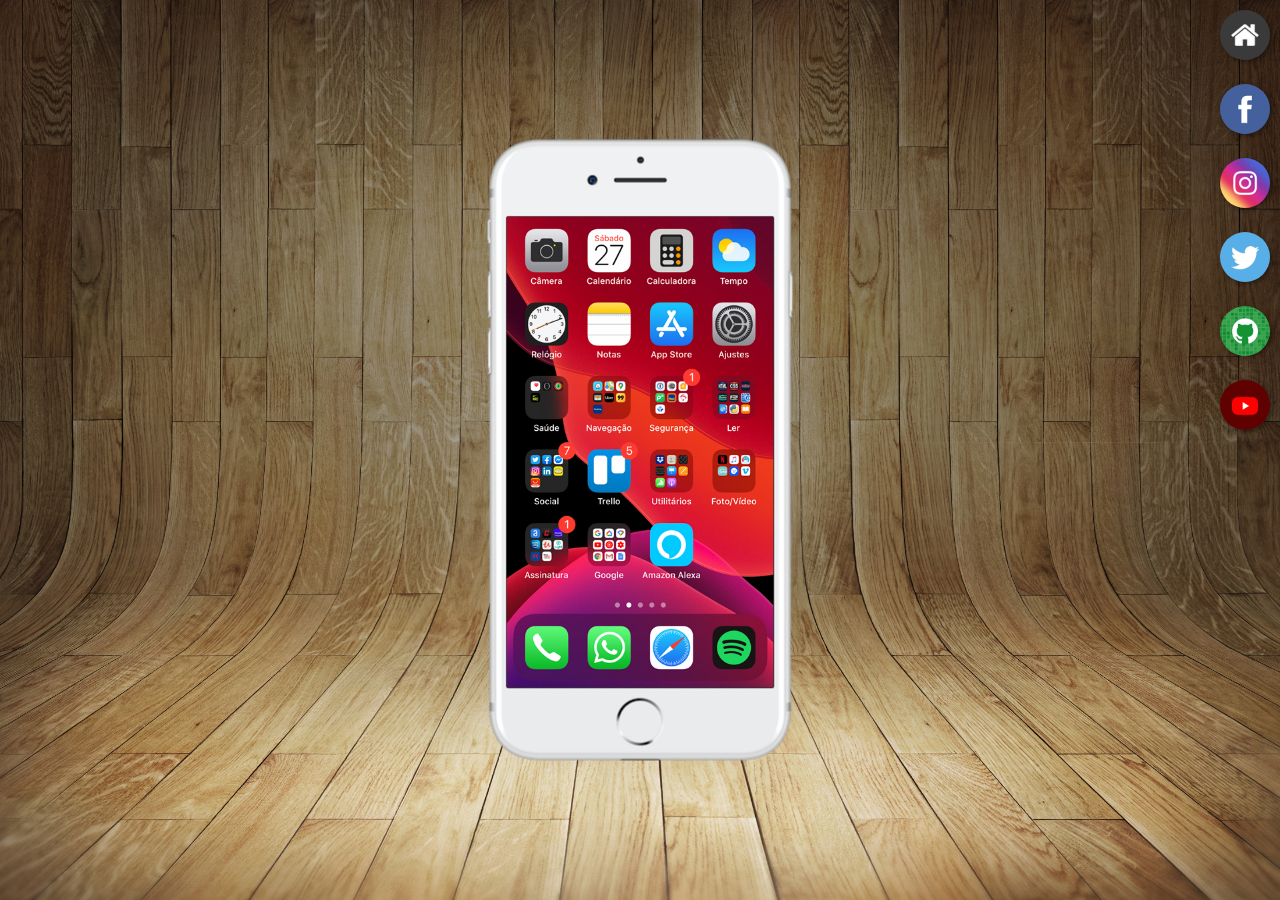
<file: index.html>
<!DOCTYPE html>
<html lang="pt-br">
<head>
    <meta charset="UTF-8">
    <meta http-equiv="X-UA-Compatible" content="IE=edge">
    <meta name="viewport" content="width=device-width, initial-scale=1.0">
    <title>Projeto Redes Sociais</title>
    <link rel="shortcut icon" href="favicon.ico" type="image/x-icon">
    <link rel="stylesheet" href="estilos/style.css">
</head>
<body>
    <main>
        <section id="telefone">
            <iframe src="home.html" name="tela" id="tela" frameborder="0"></iframe>
        </section>
        <section id="redes-sociais">
            <a href="home.html" target="tela"> <img src="imagens/logo-home.jpg" alt="Home"></a><br>
            <a href="facebook.html" target="tela"> <img src="imagens/logo-facebook.jpg" alt="Faceook"></a><br>
            <a href="instagram.html" target="tela"> <img src="imagens/logo-instagram.jpg" alt="Instagram"></a><br>
            <a href="twitter.html" target="tela"> <img src="imagens/logo-twitter.jpg" alt="Twitter"></a><br>
            <a href="github.html" target="tela"> <img src="imagens/logo-github.jpg" alt="GitHu"></a><br>
            <a href="youtube.html" target="tela"> <img src="imagens/logo-youtube.jpg" alt="Youtube"></a>

        </section>
    </main>
</body>
</html>
</file>
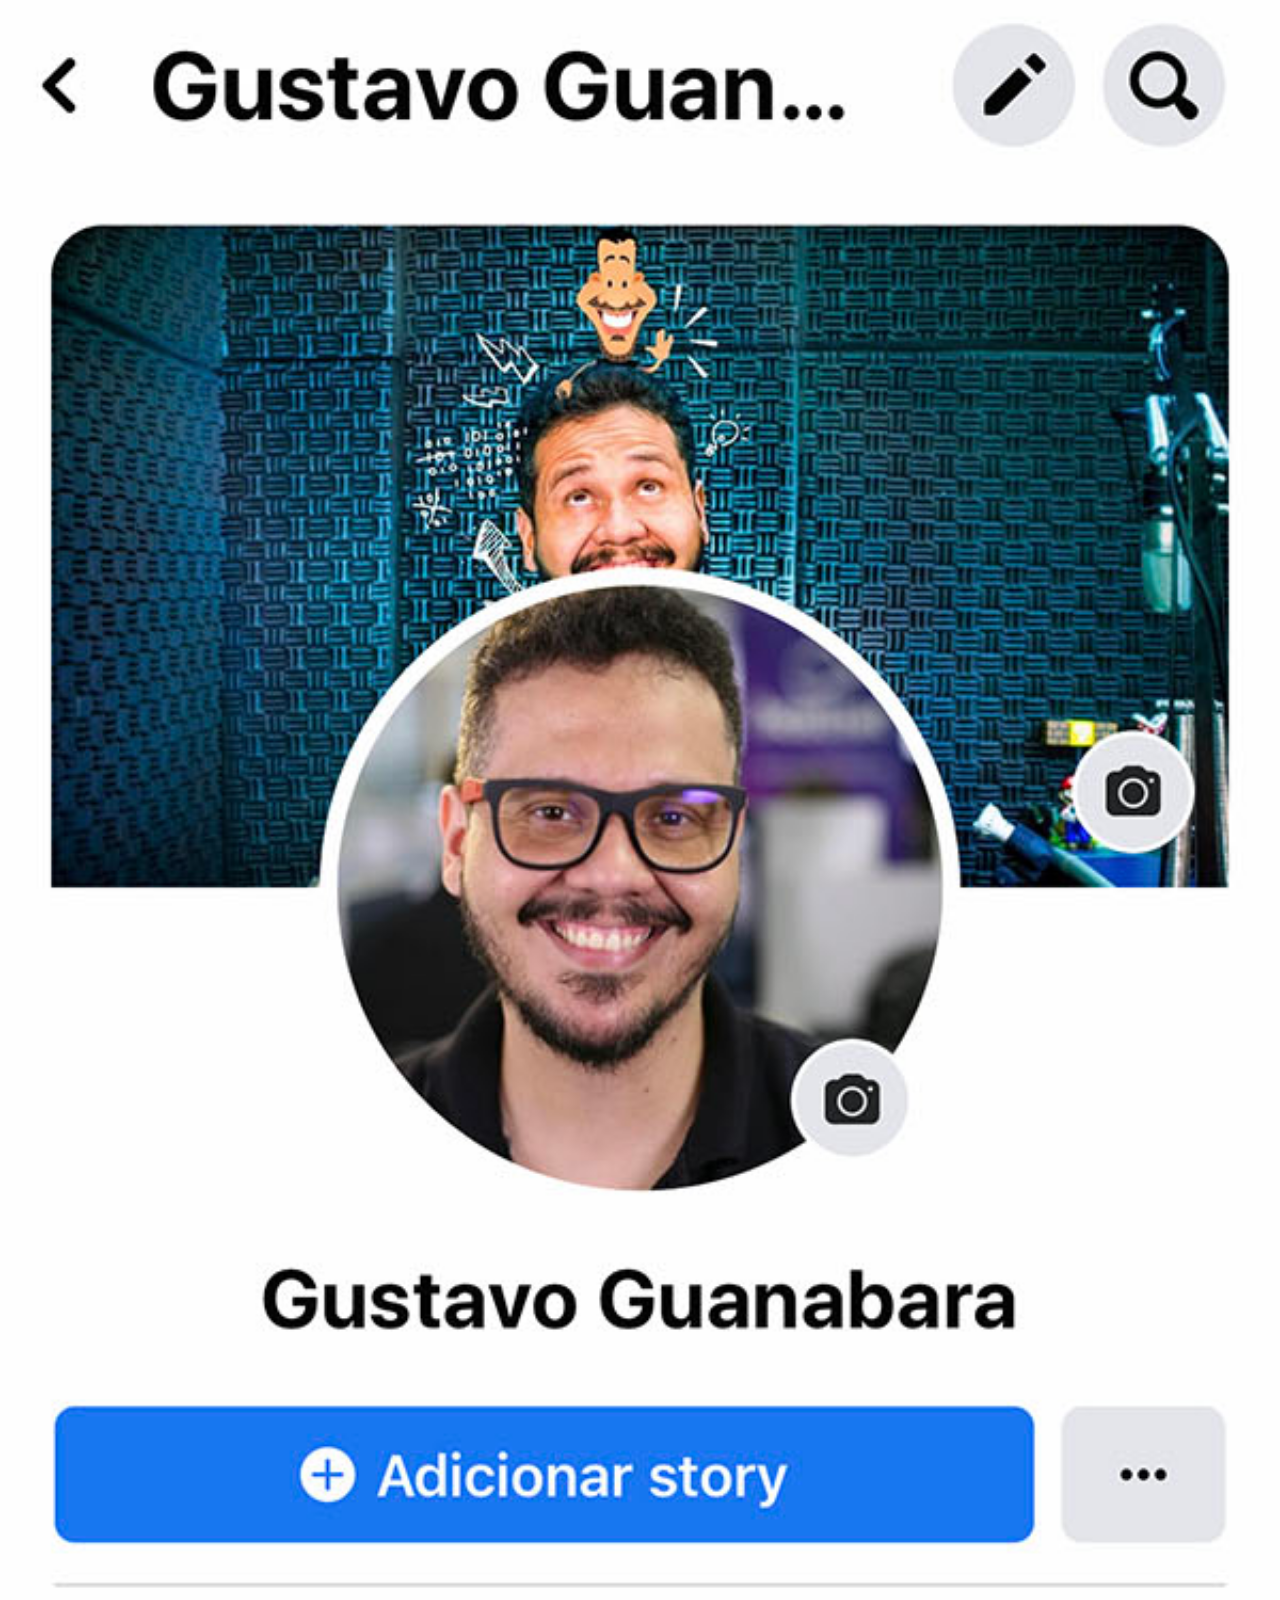
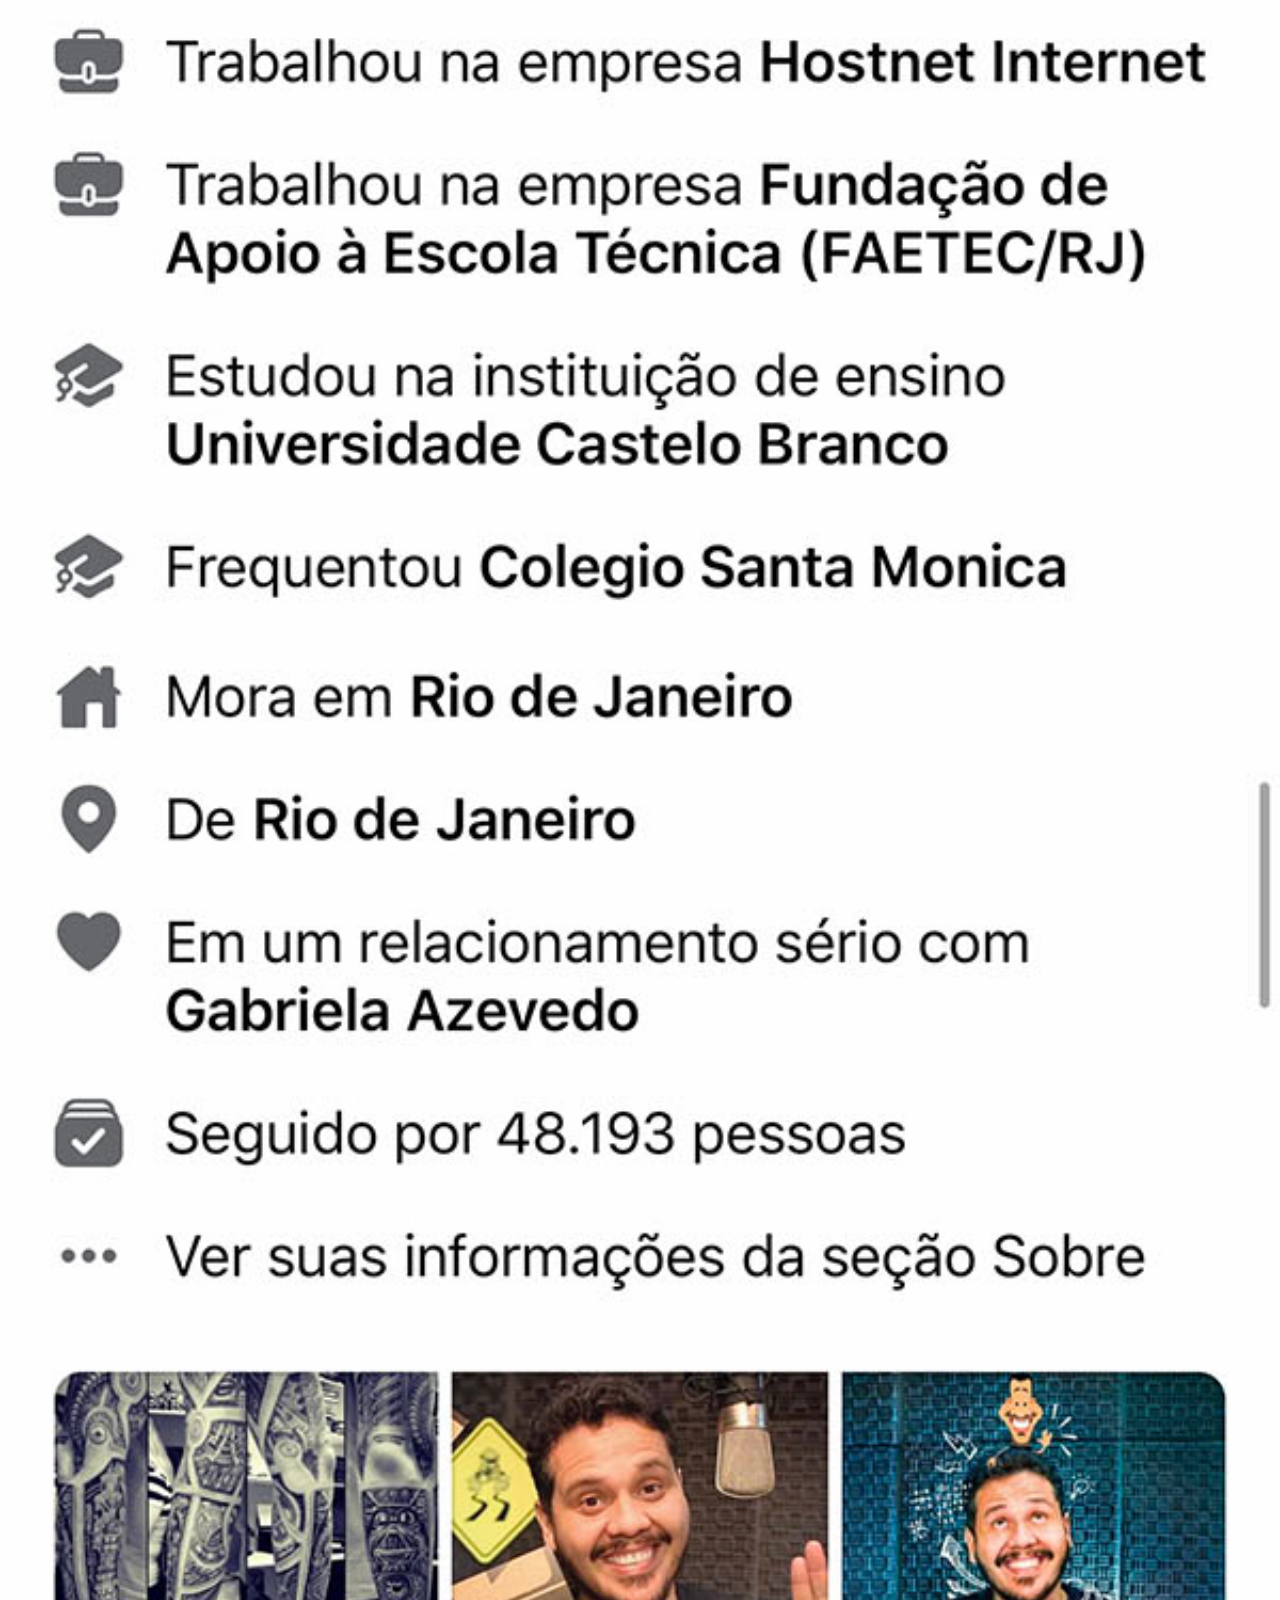
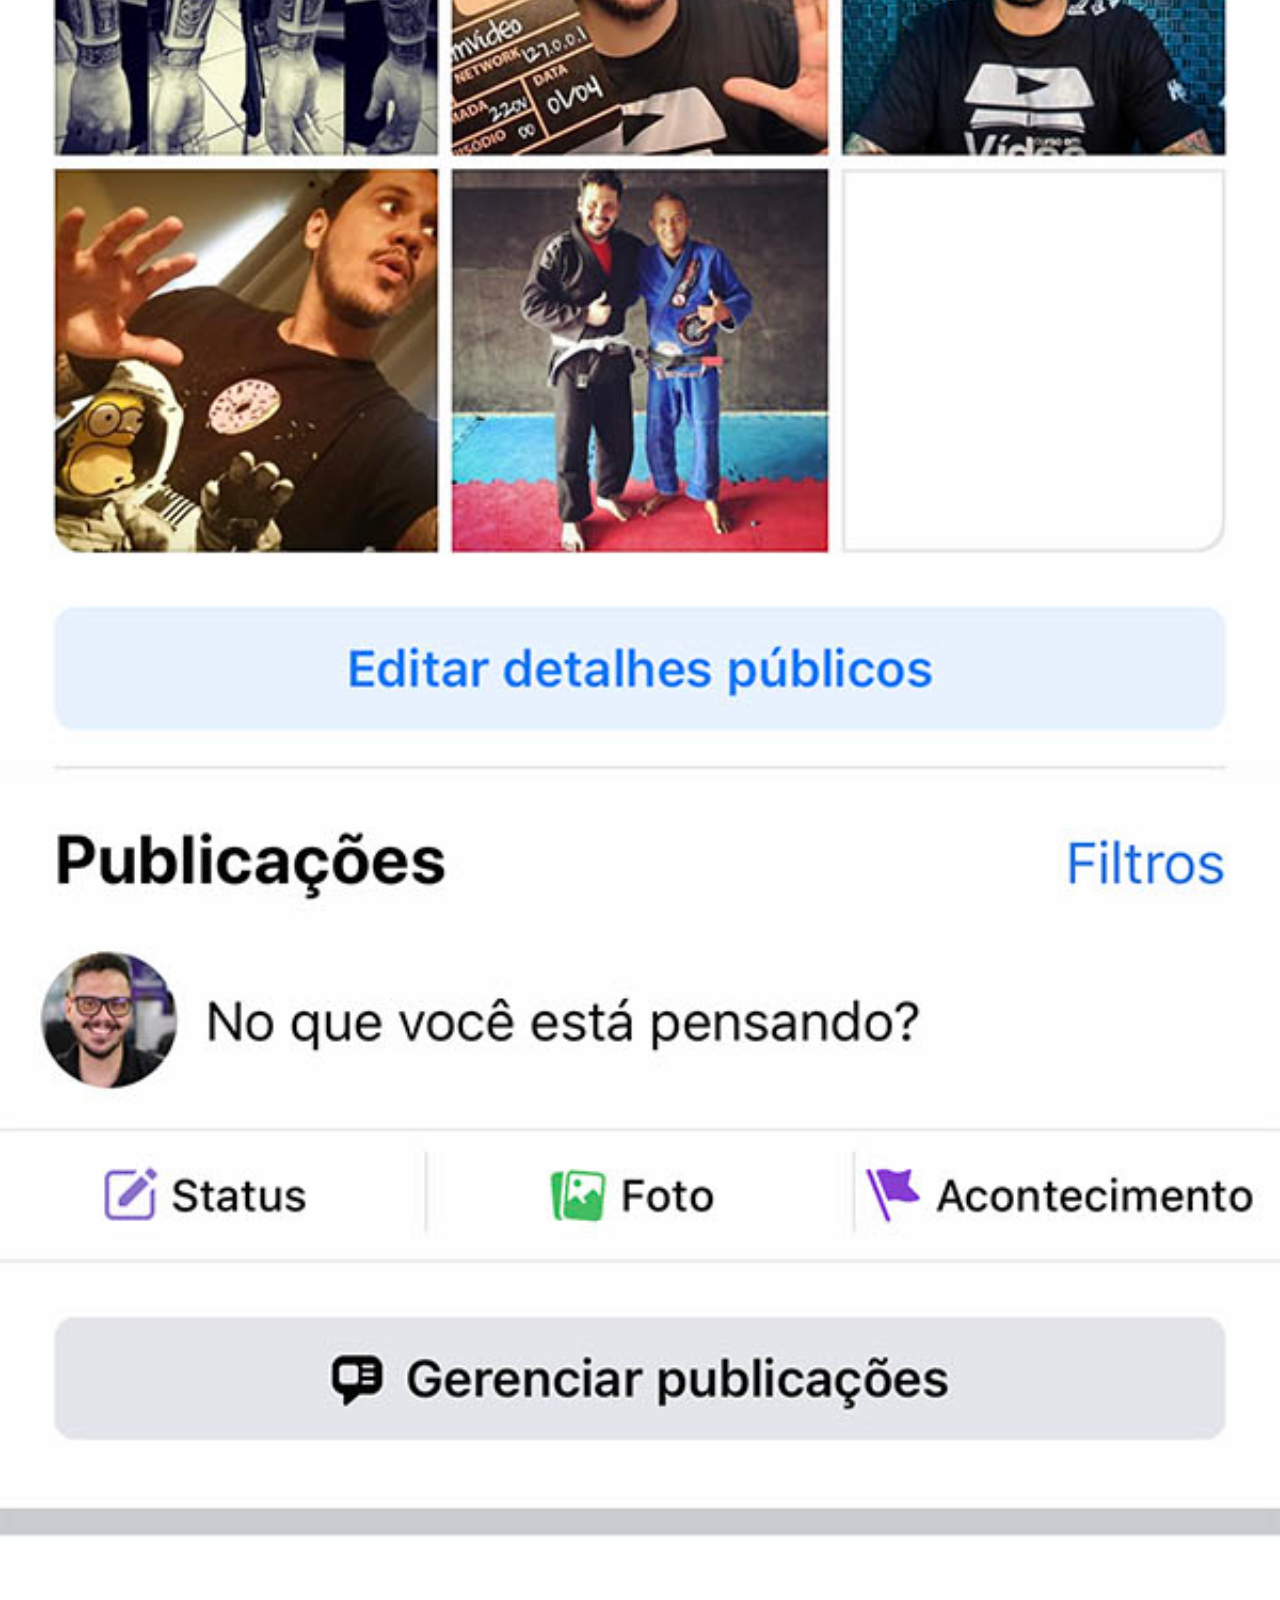
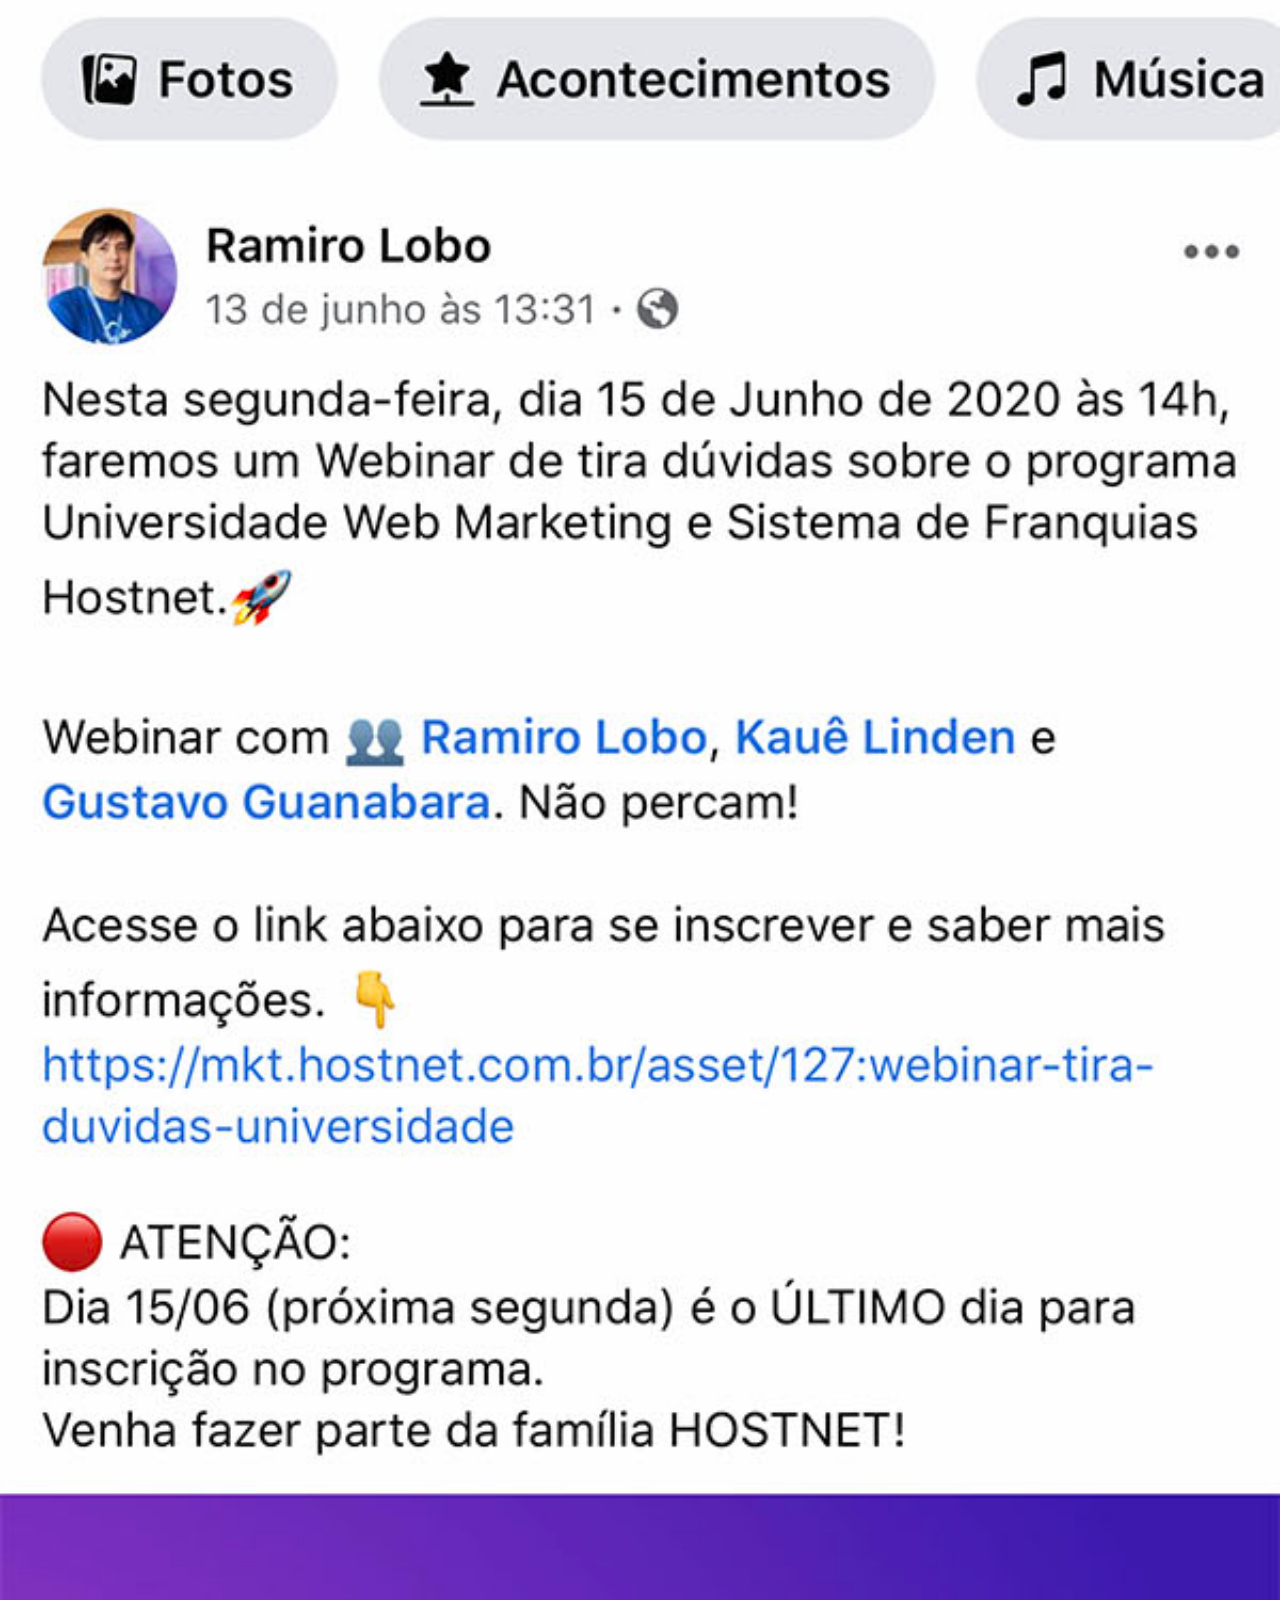
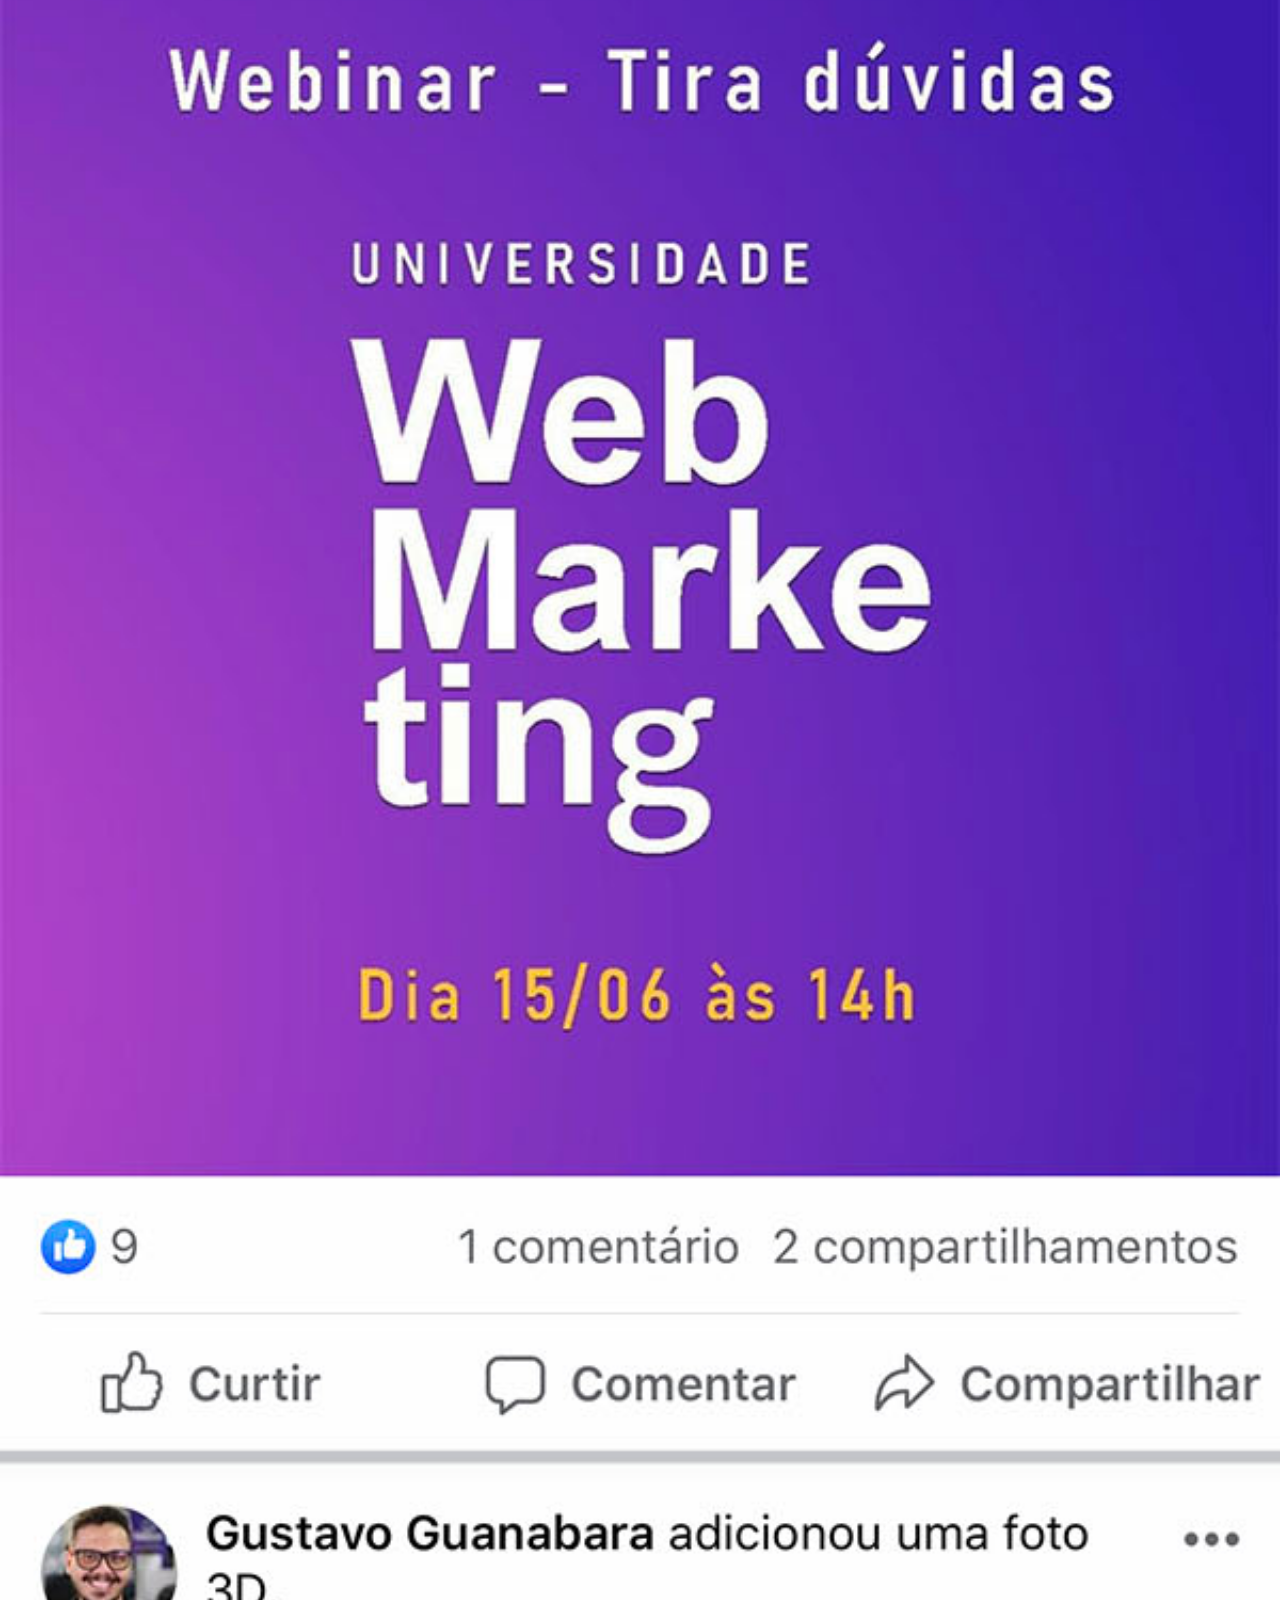
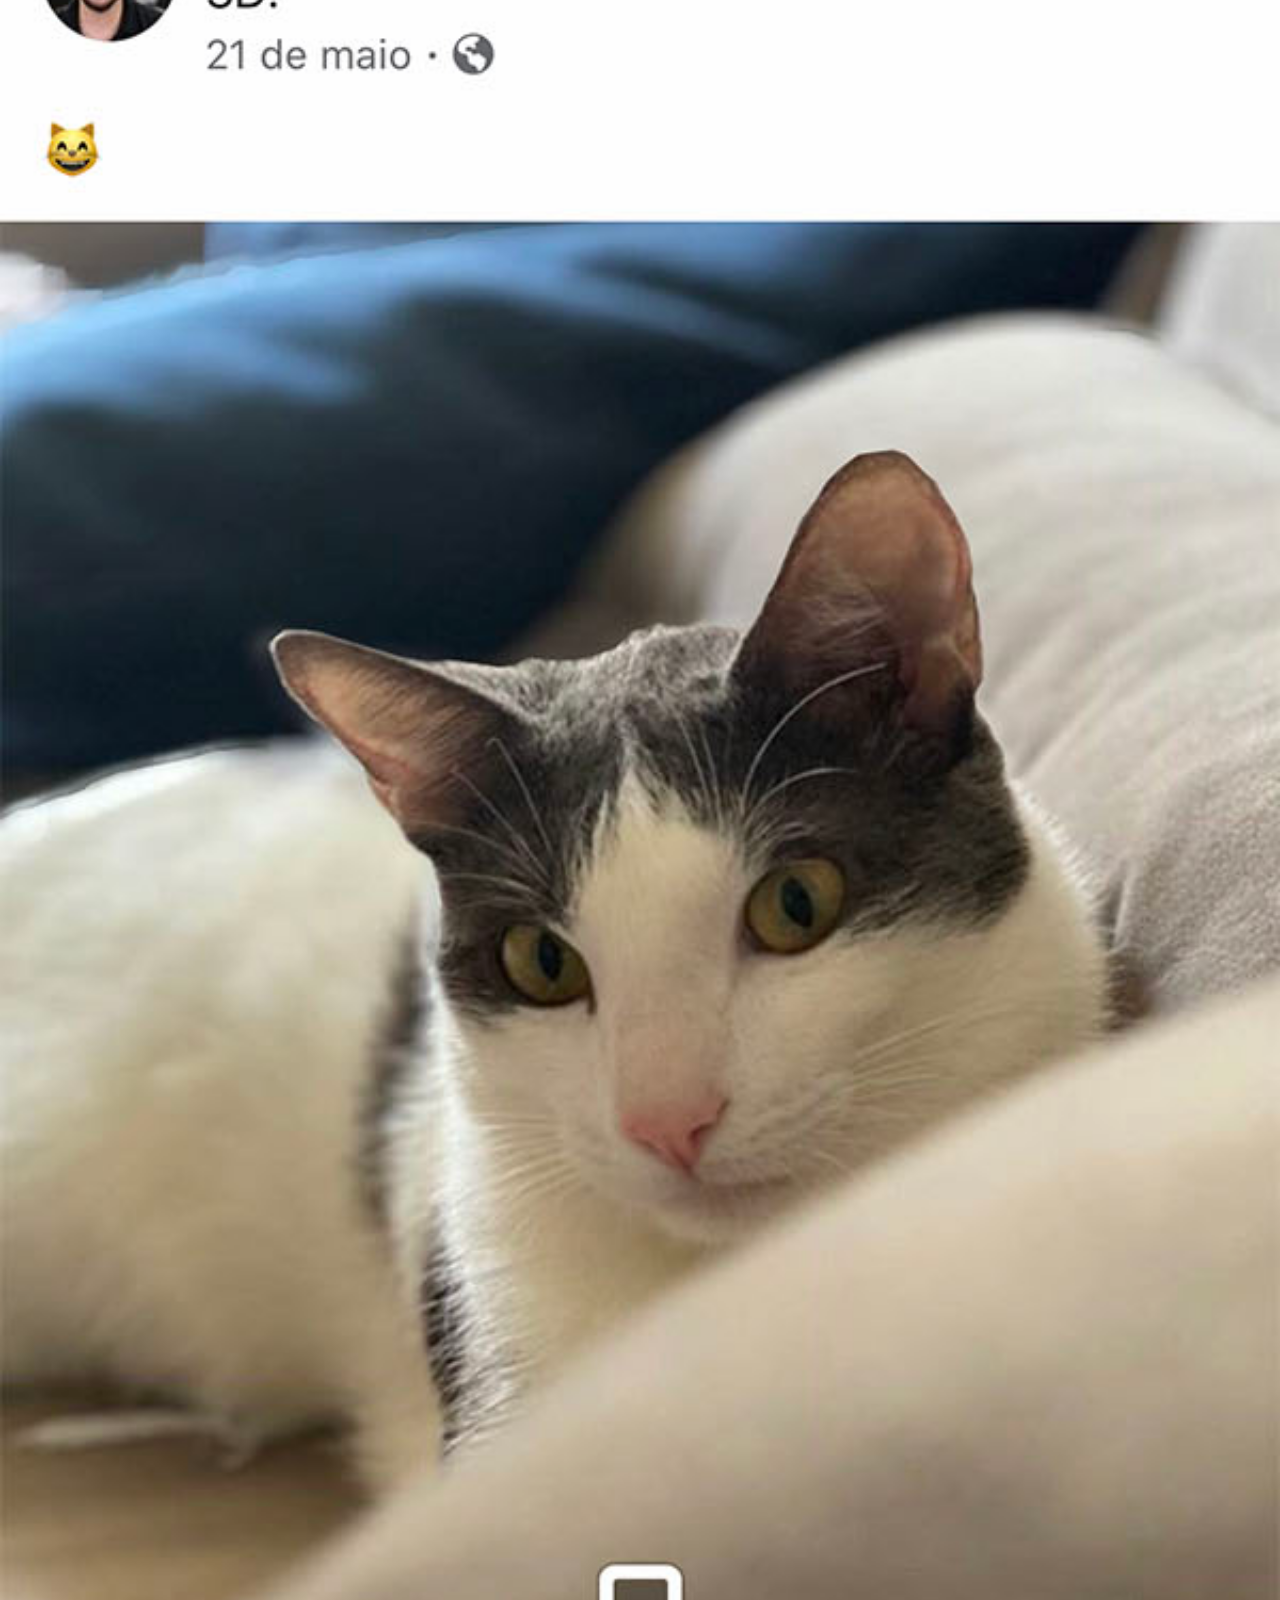
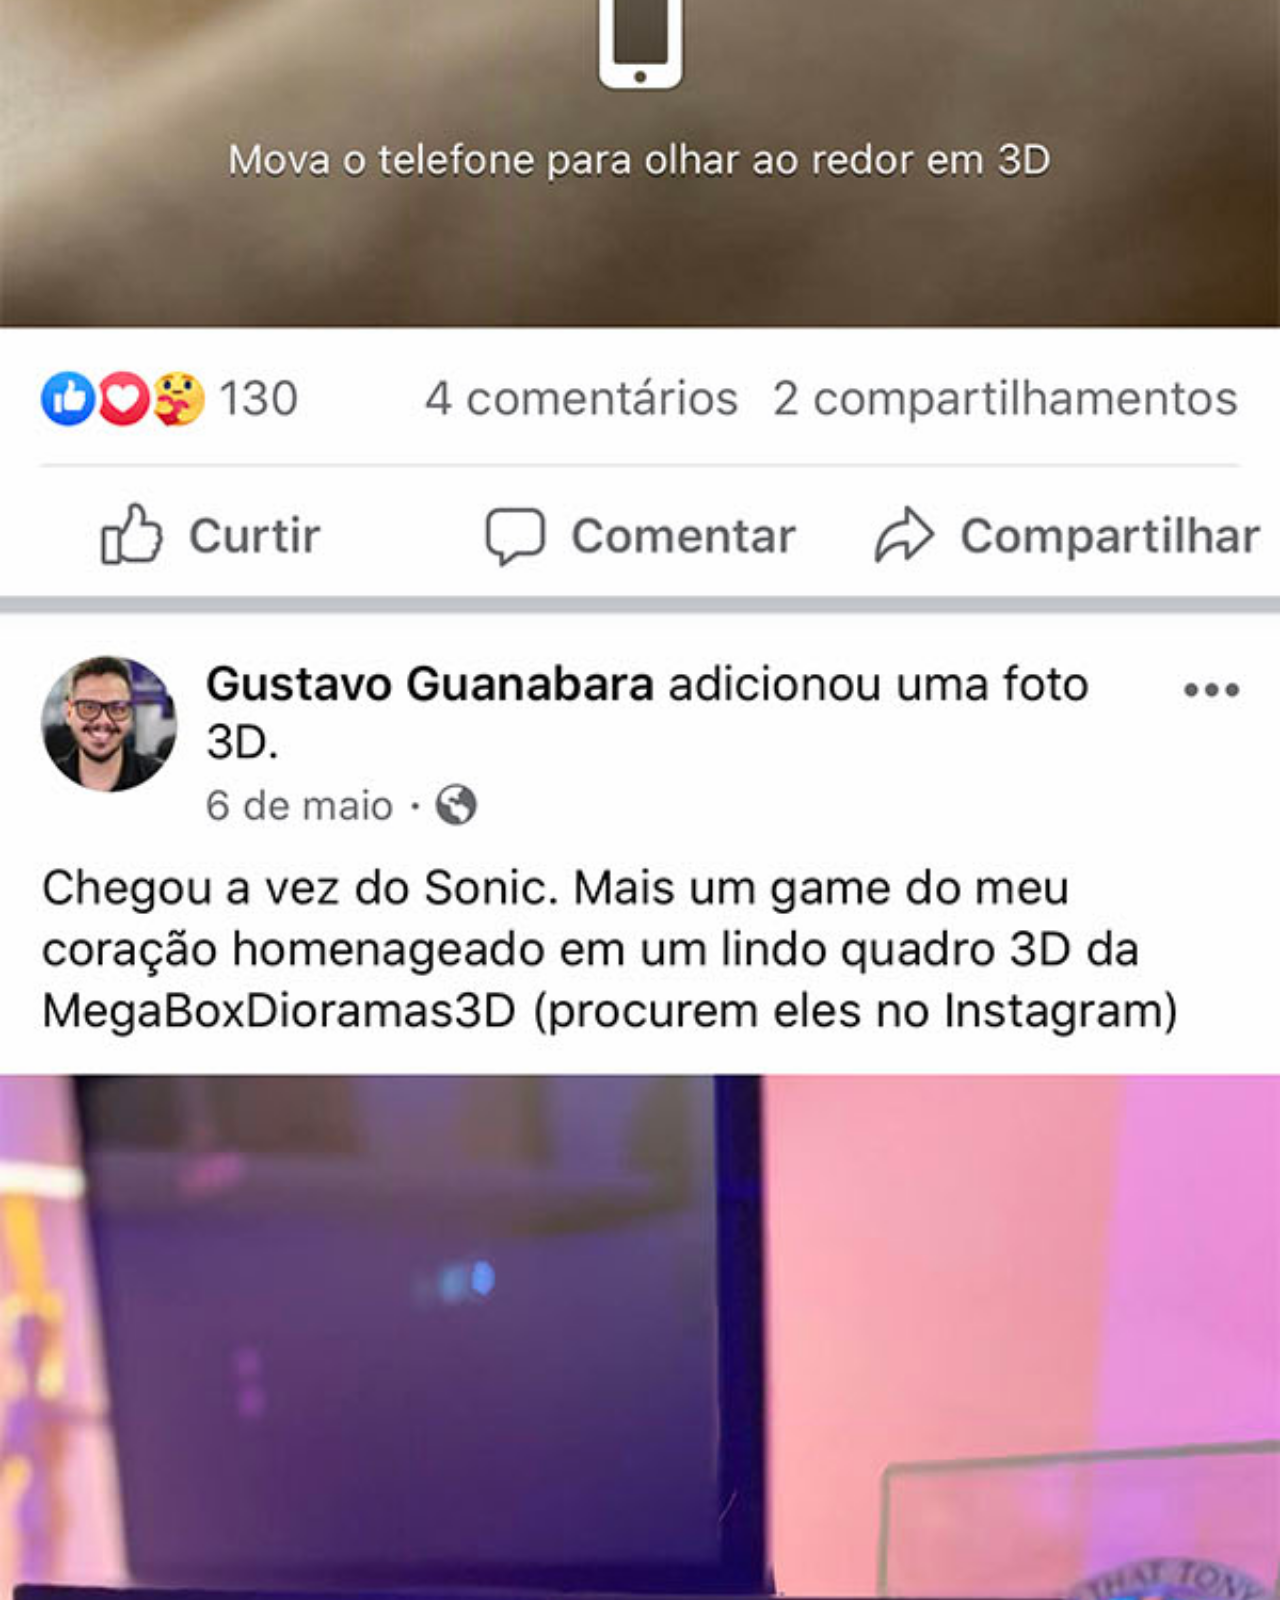
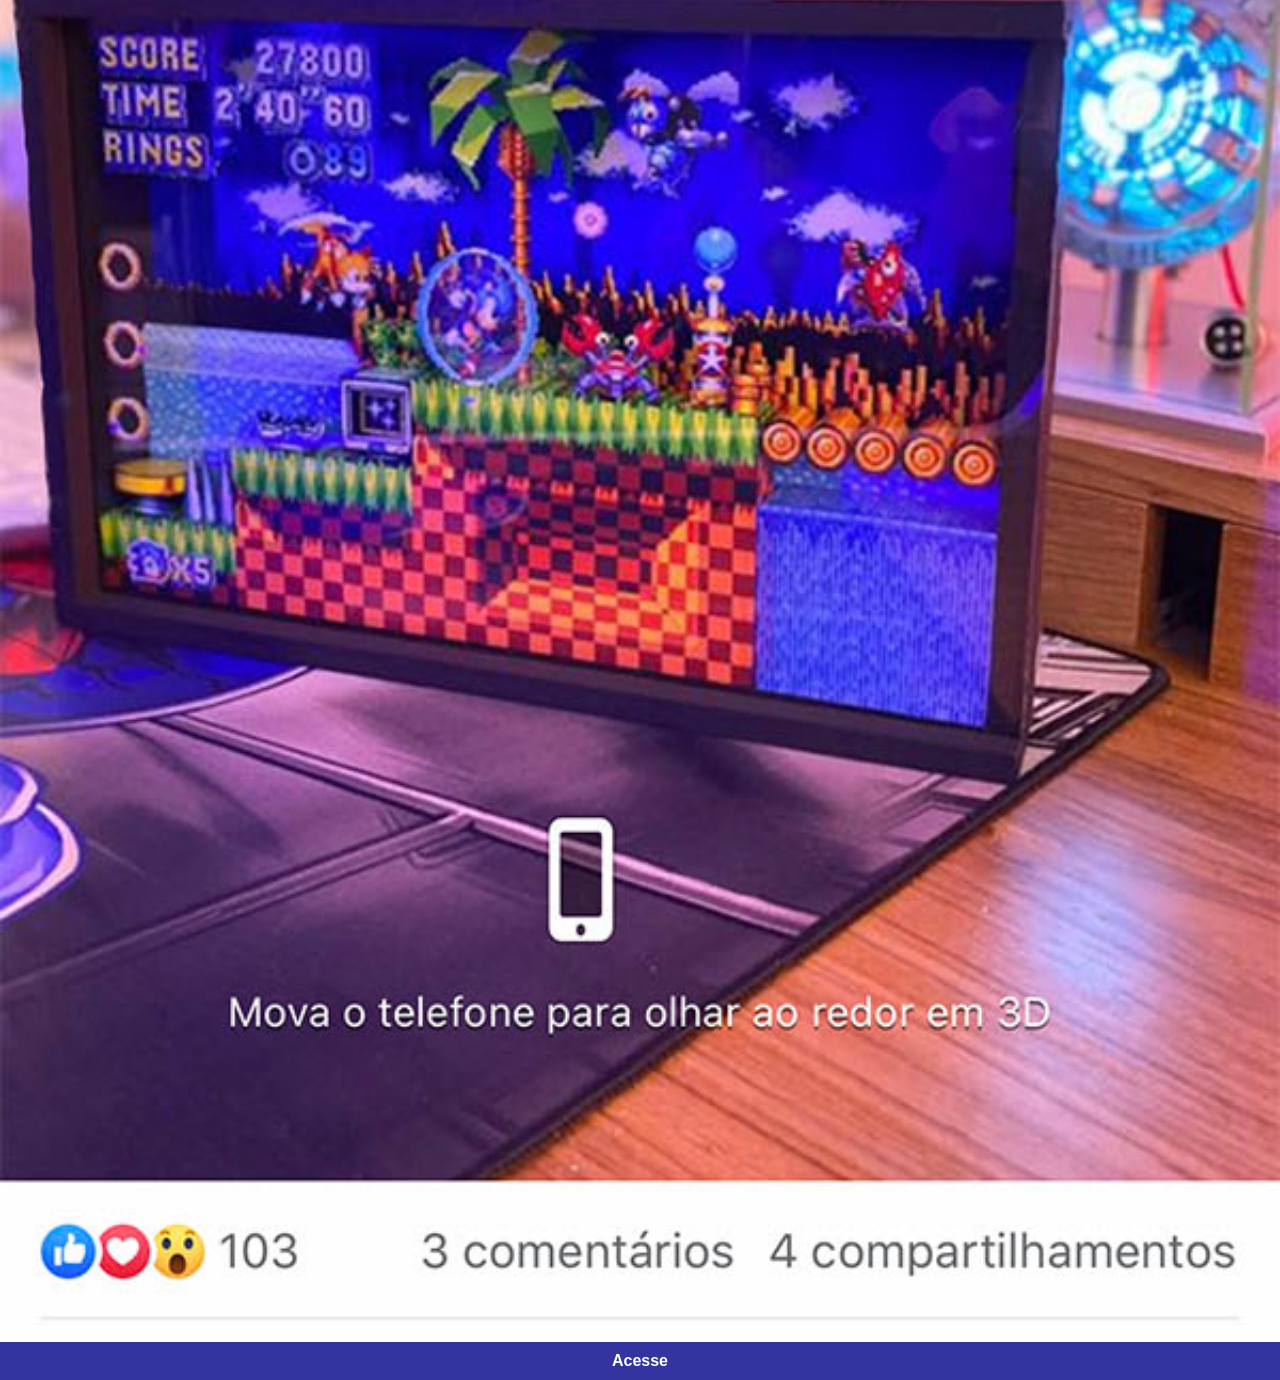
<file: facebook.html>
<!DOCTYPE html>
<html lang="pt-br">
<head>
    <meta charset="UTF-8">
    <meta http-equiv="X-UA-Compatible" content="IE=edge">
    <meta name="viewport" content="width=device-width, initial-scale=1.0">
    <title>Facebook</title>
    <link rel="stylesheet" href="estilos/social.css">
</head>
<body>
    <img src="imagens/tela-facebook.jpg" alt="Facebook">
    <a href="https://www.facebook.com/gustavoguanabara/" target="_blank">Acesse</a>
</body>
</html>
</file>
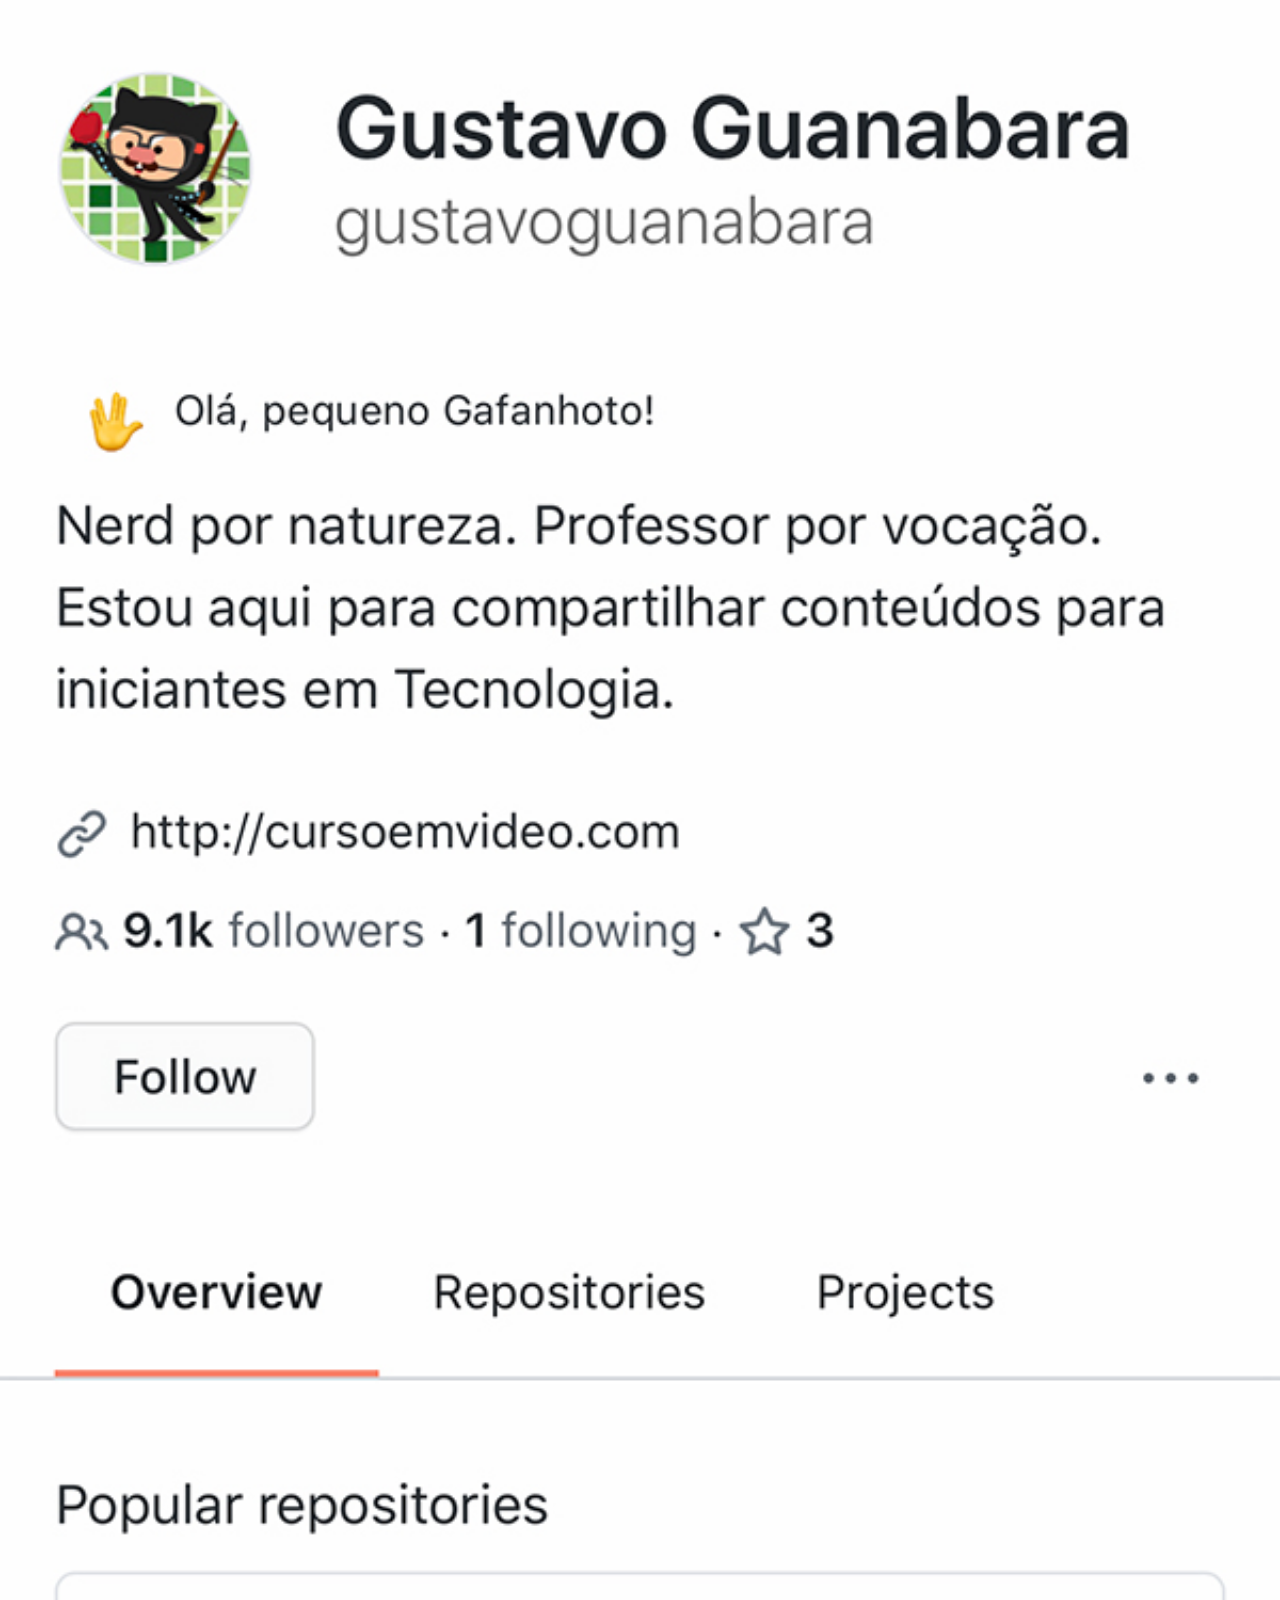
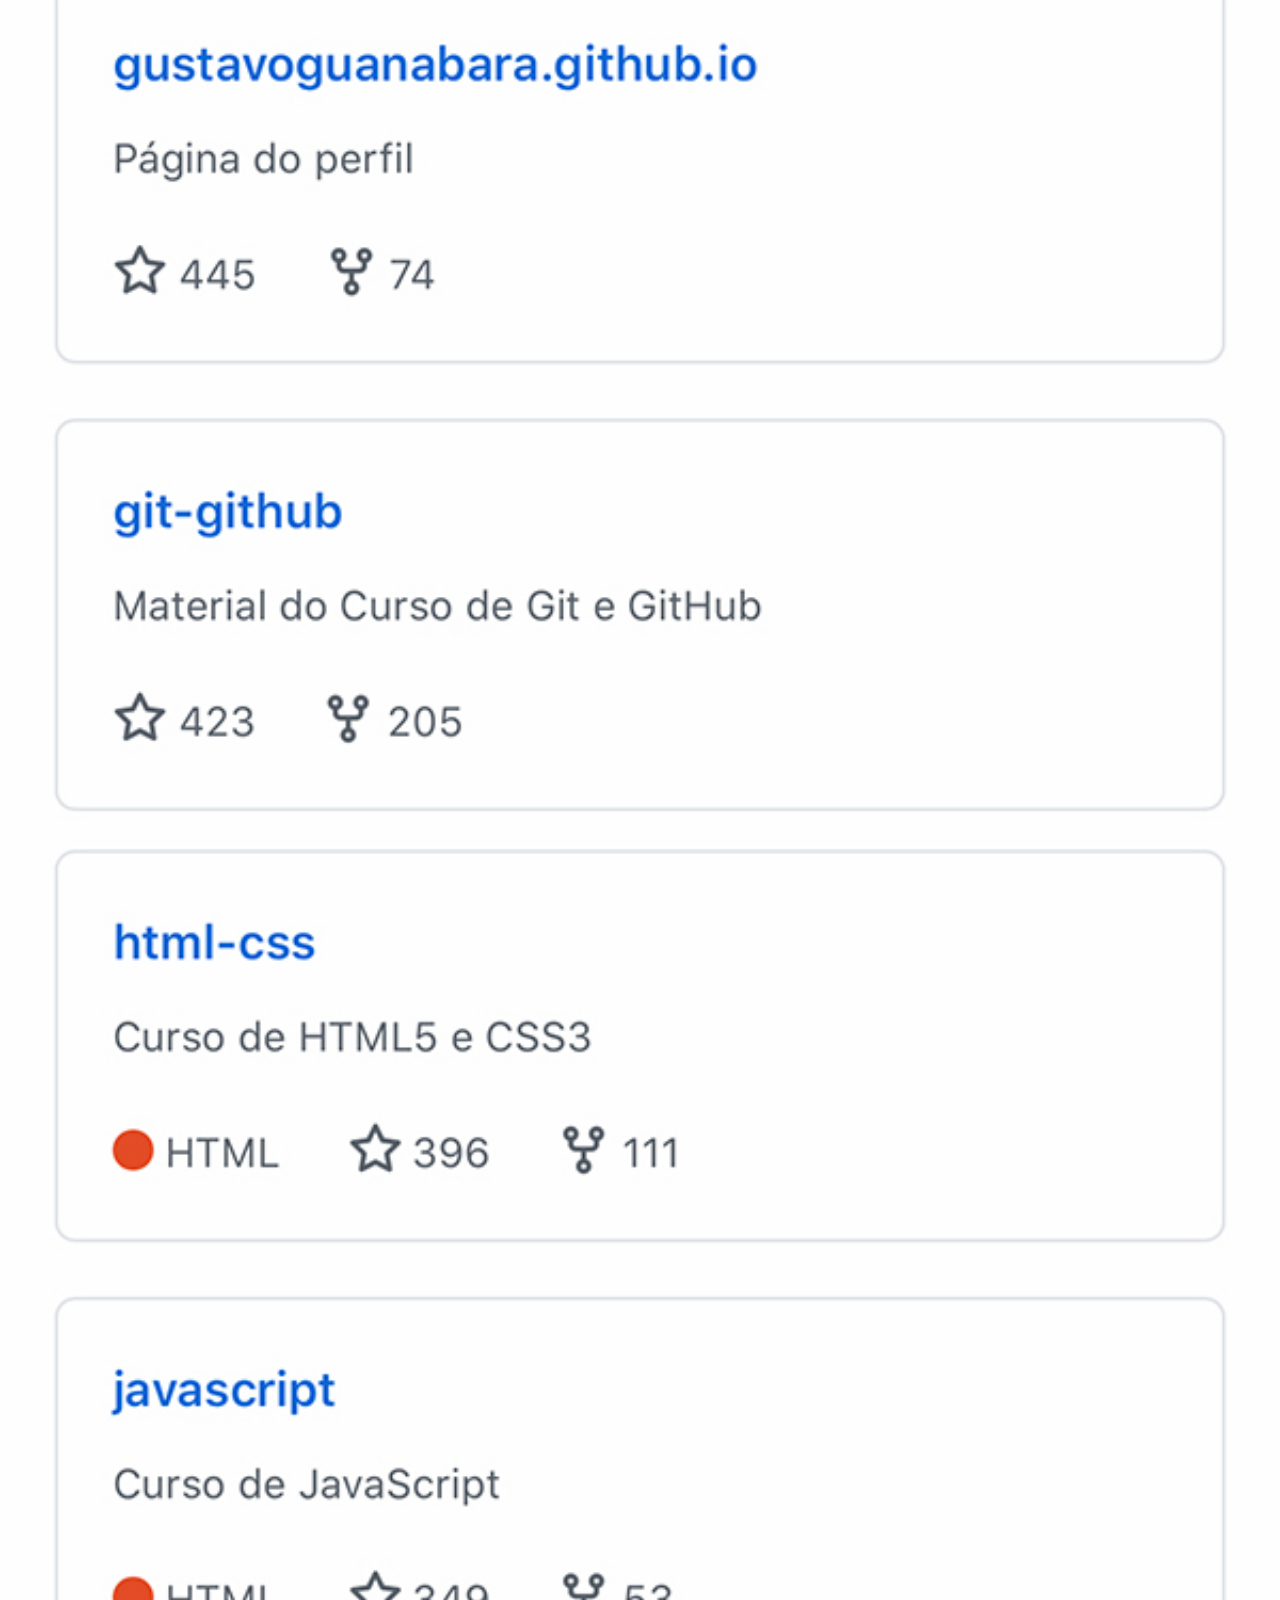
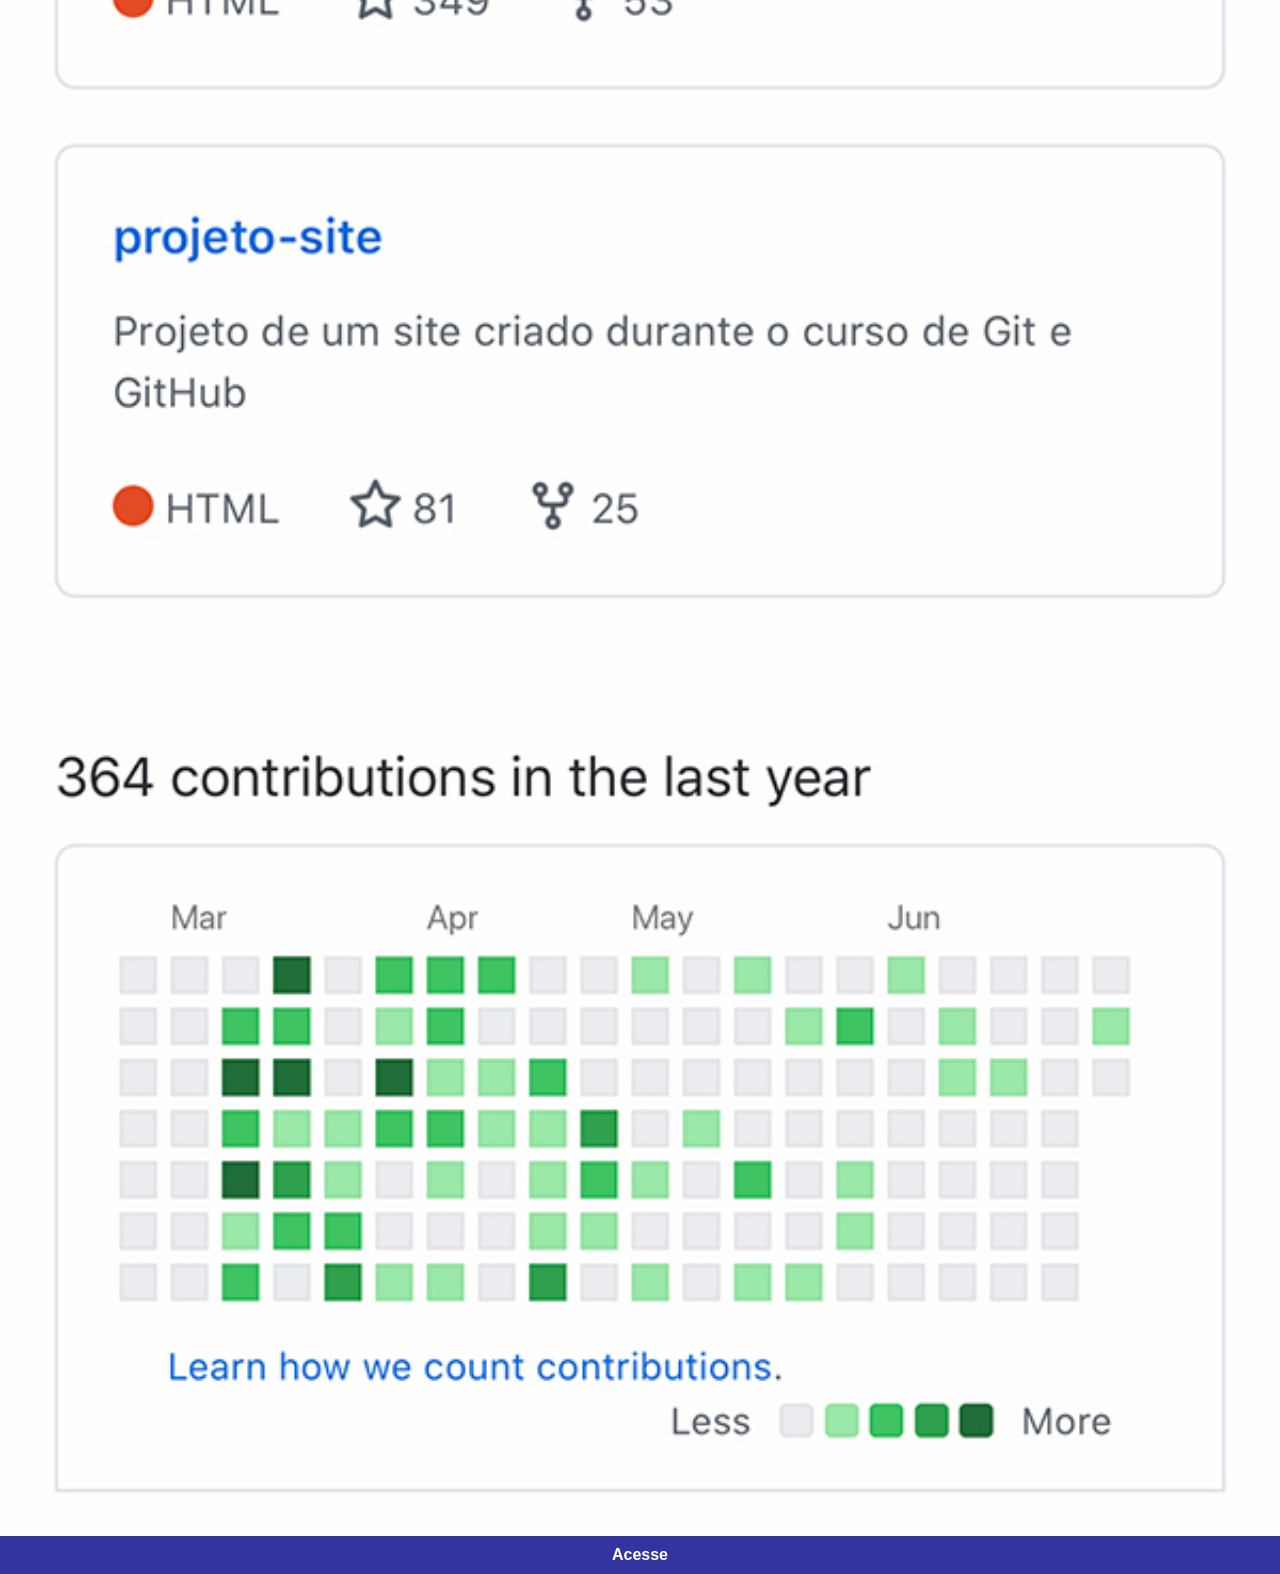
<file: github.html>
<!DOCTYPE html>
<html lang="pt-br">
<head>
    <meta charset="UTF-8">
    <meta http-equiv="X-UA-Compatible" content="IE=edge">
    <meta name="viewport" content="width=device-width, initial-scale=1.0">
    <title>Github</title>
    <link rel="stylesheet" href="estilos/social.css">
</head>
<body>
    <img src="imagens/tela-github.jpg" alt="Github">
    <a href="https://github.com/gustavoguanabara" target="_blank">Acesse</a>
</body>
</html>
</file>
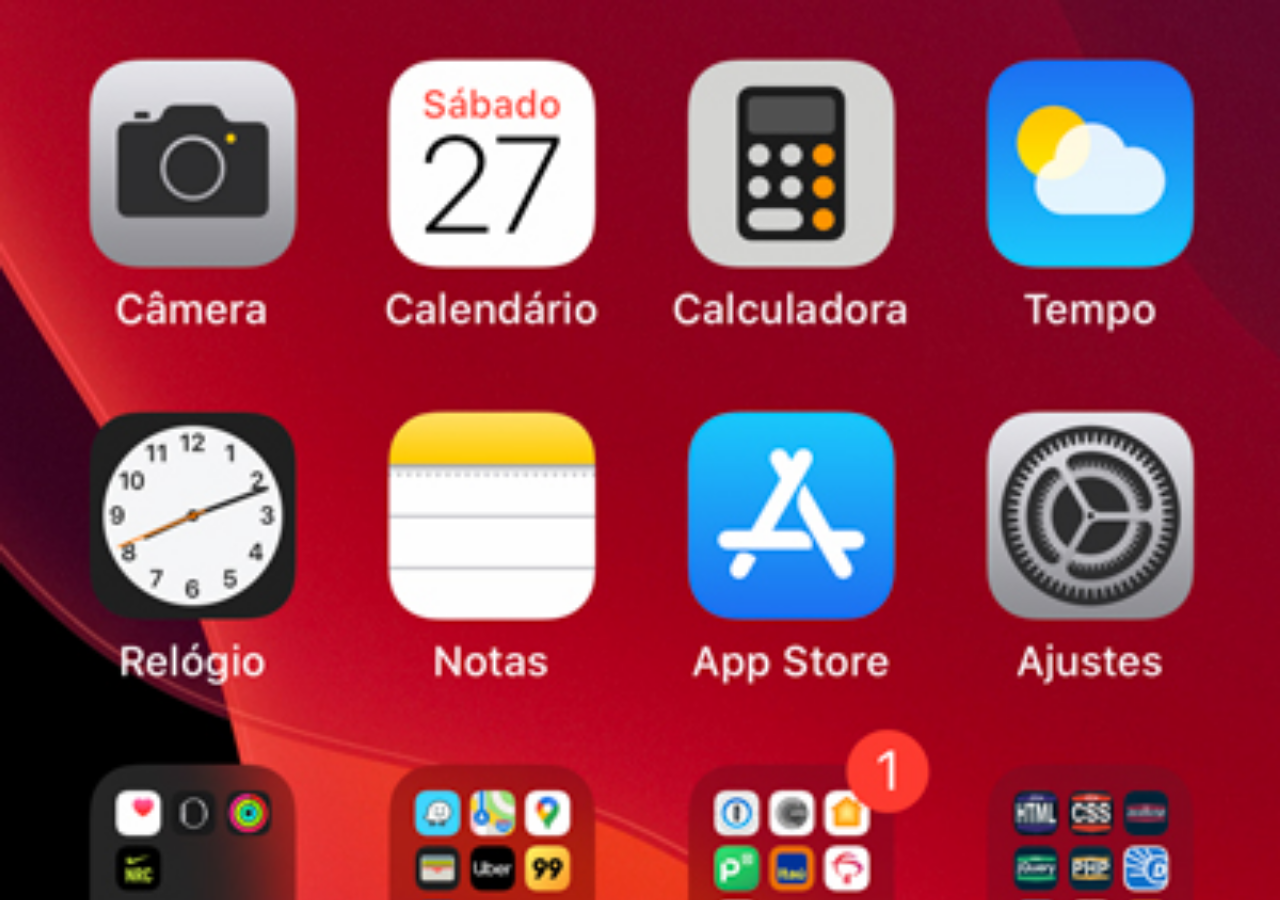
<file: home.html>
<!DOCTYPE html>
<html lang="pt-br">
<head>
    <meta charset="UTF-8">
    <meta http-equiv="X-UA-Compatible" content="IE=edge">
    <meta name="viewport" content="width=device-width, initial-scale=1.0">
    <title>Home</title>
</head>
<style>
    *{
        margin: 0px;
        padding: 0px;
    }

    body{
        width: 100vw;
        height: 100vh;
        background: black url("imagens/tela-home.jpg") no-repeat top center;
        background-size: cover;
    }
</style>
<body>
    
</body>
</html>
</file>
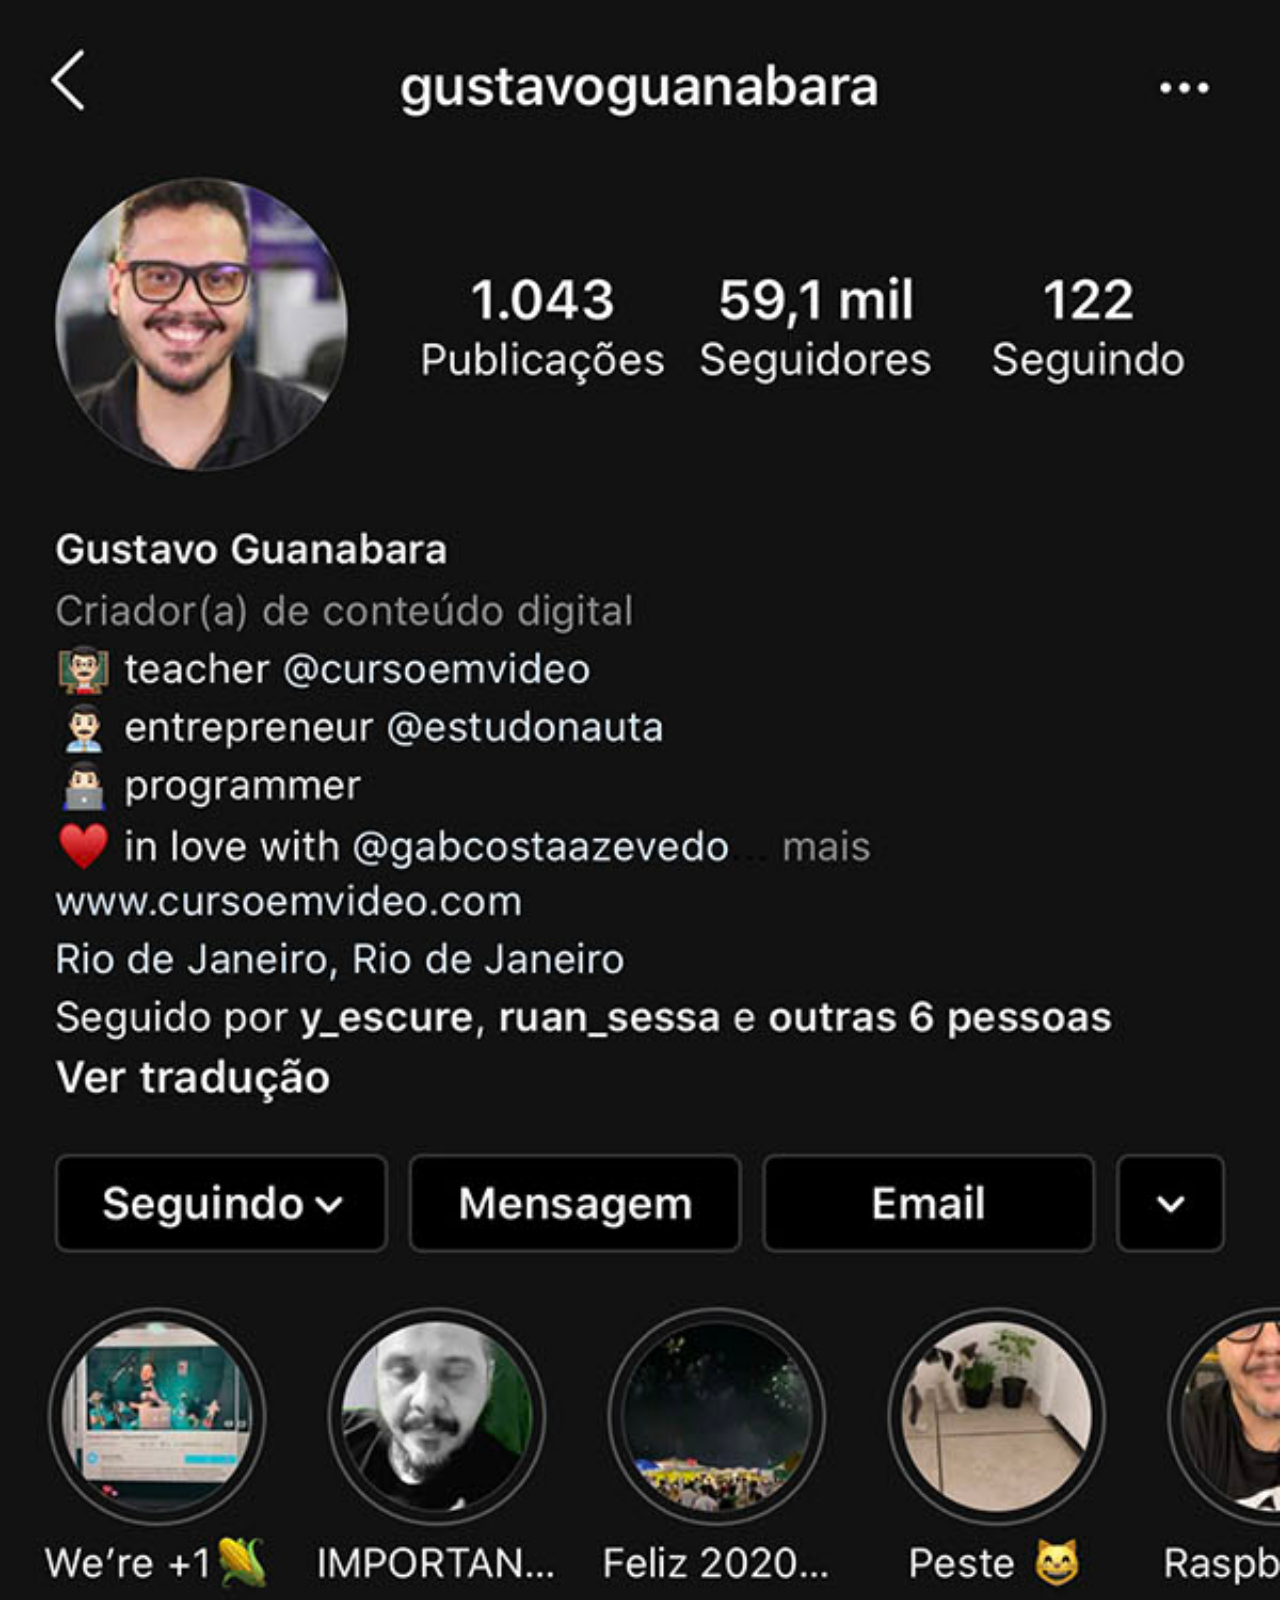
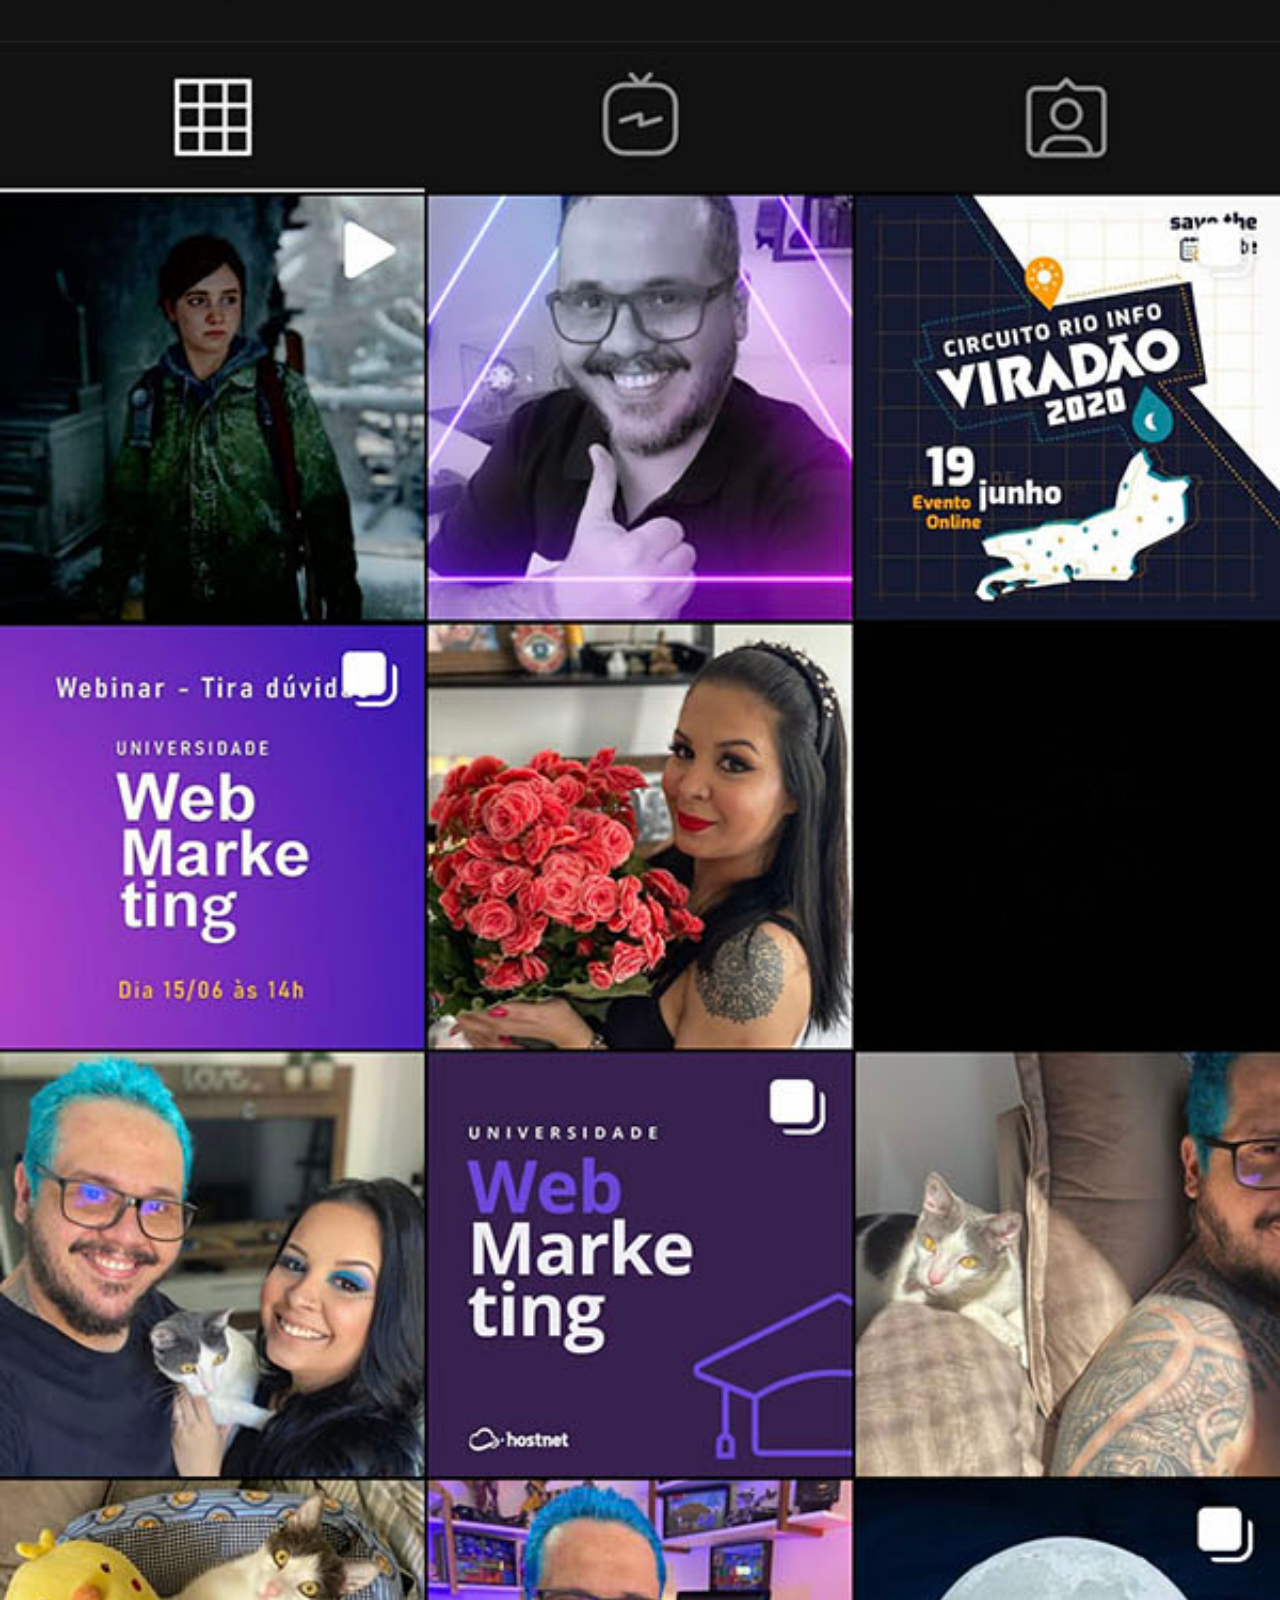
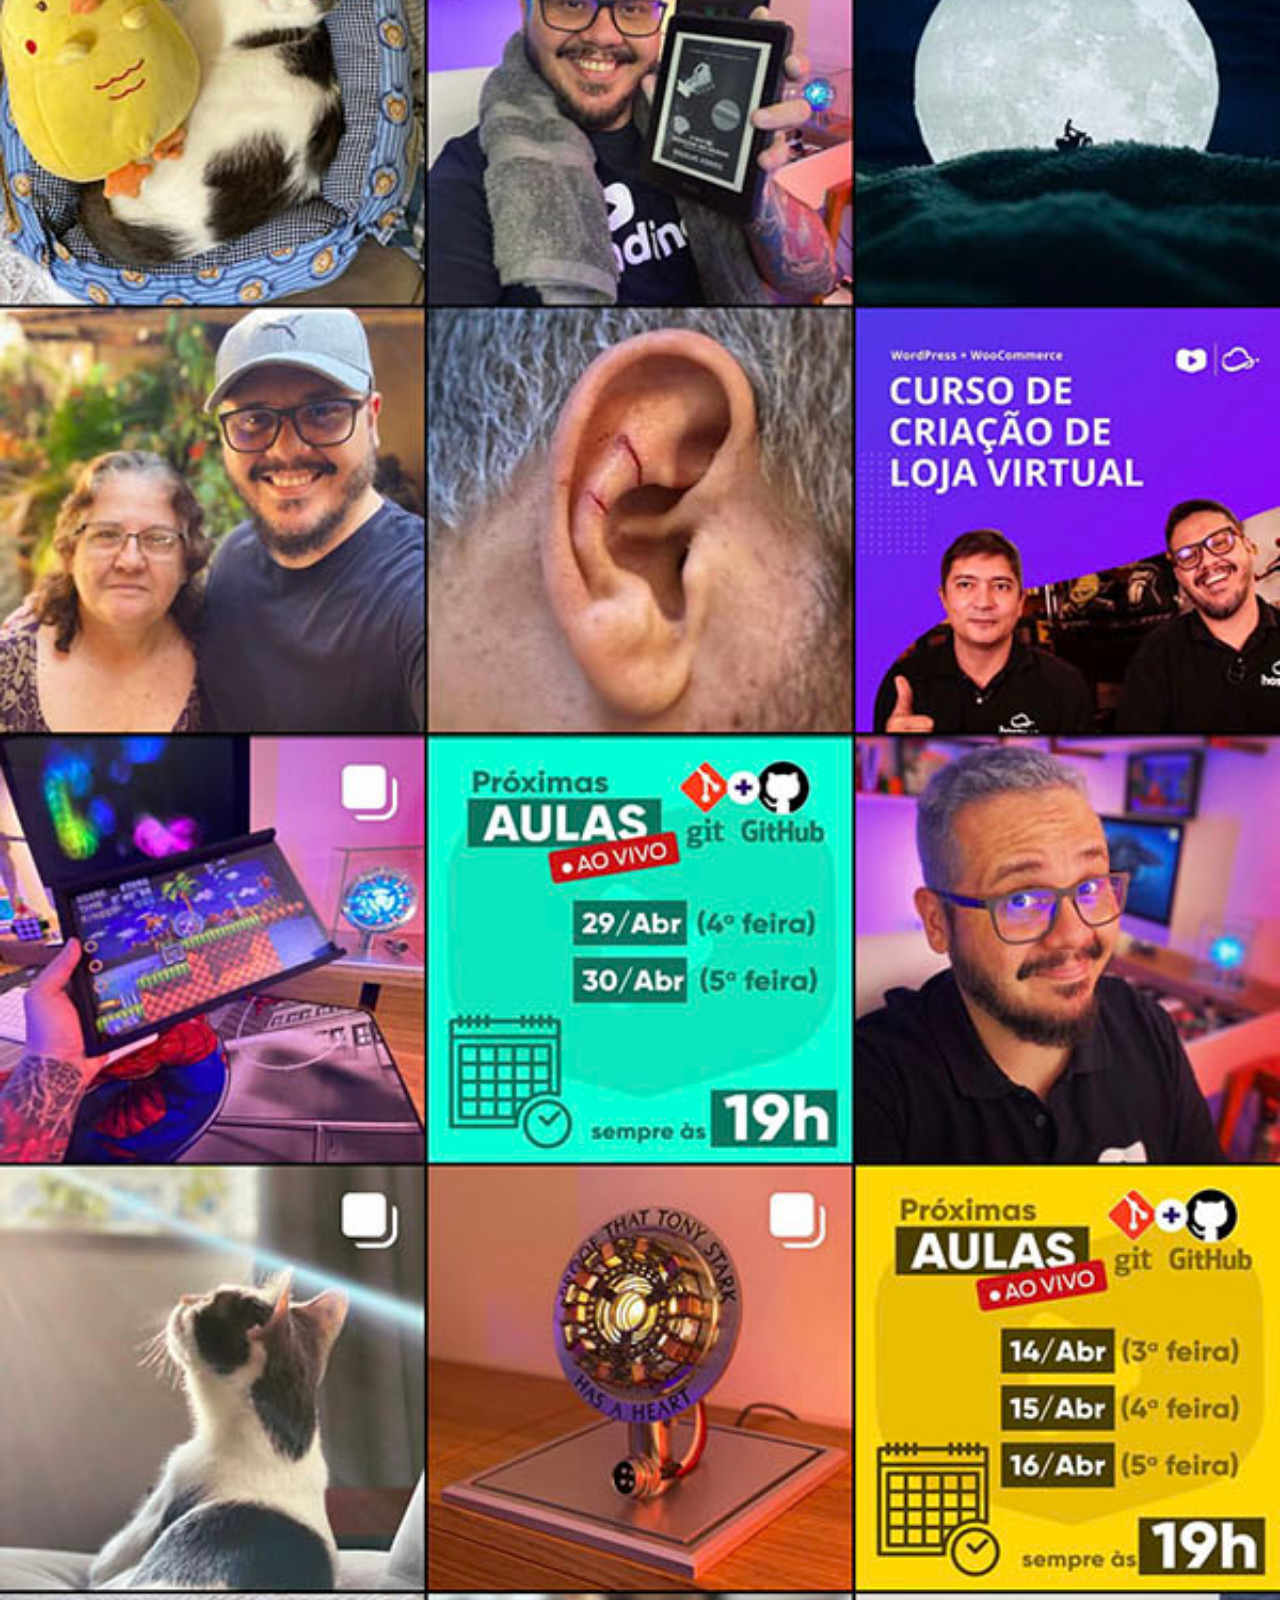
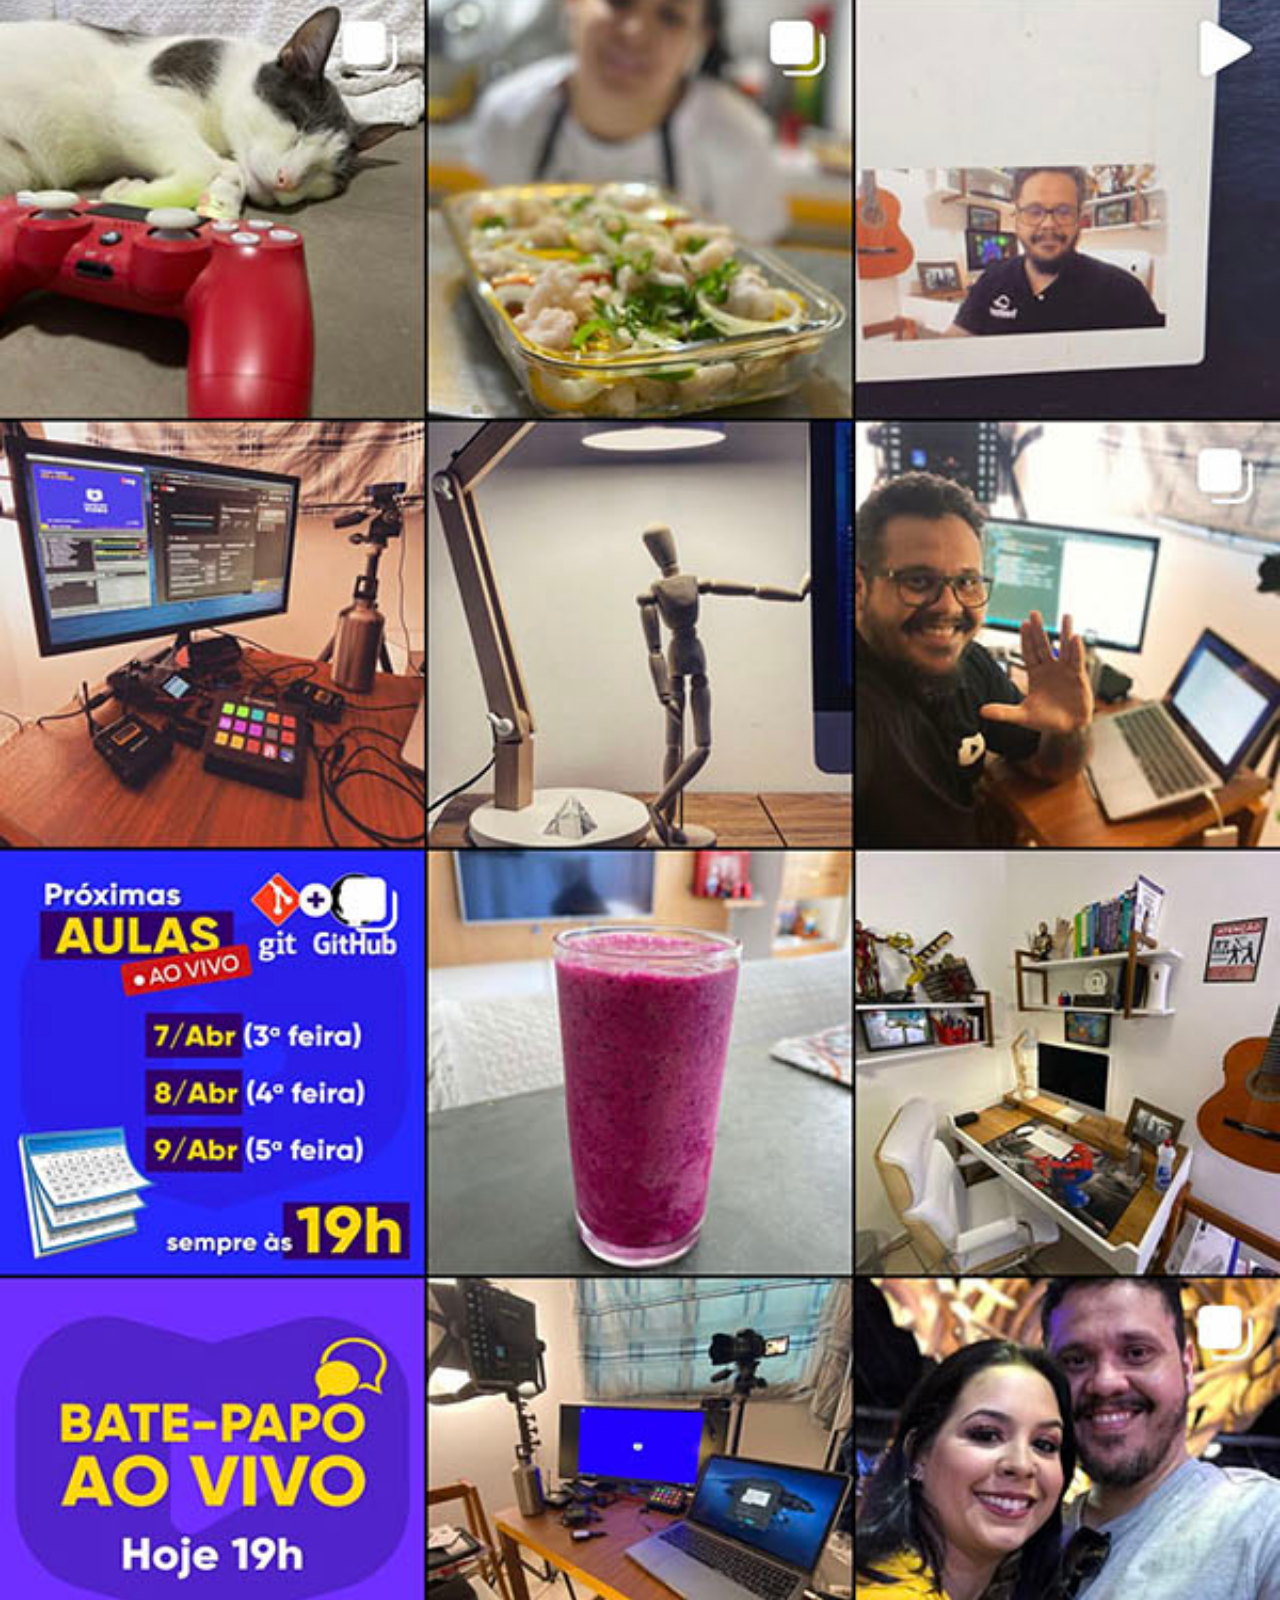
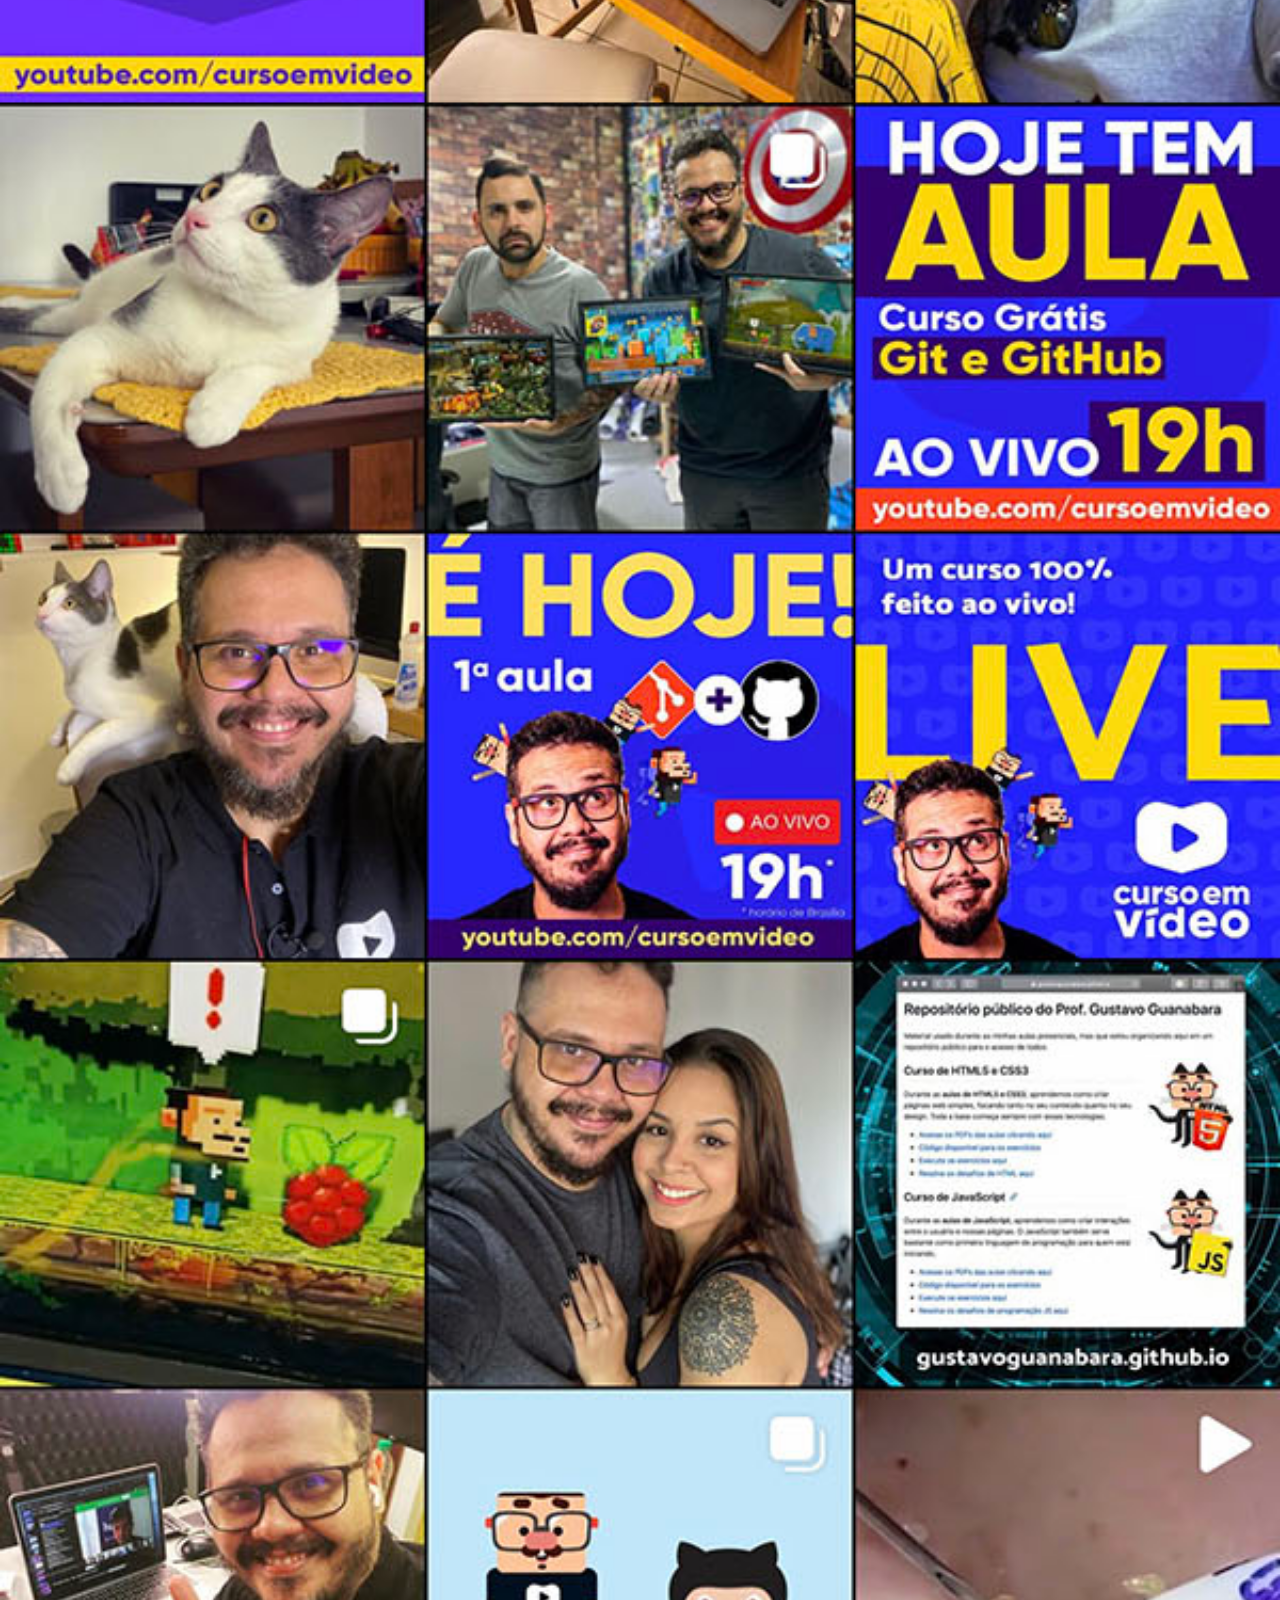
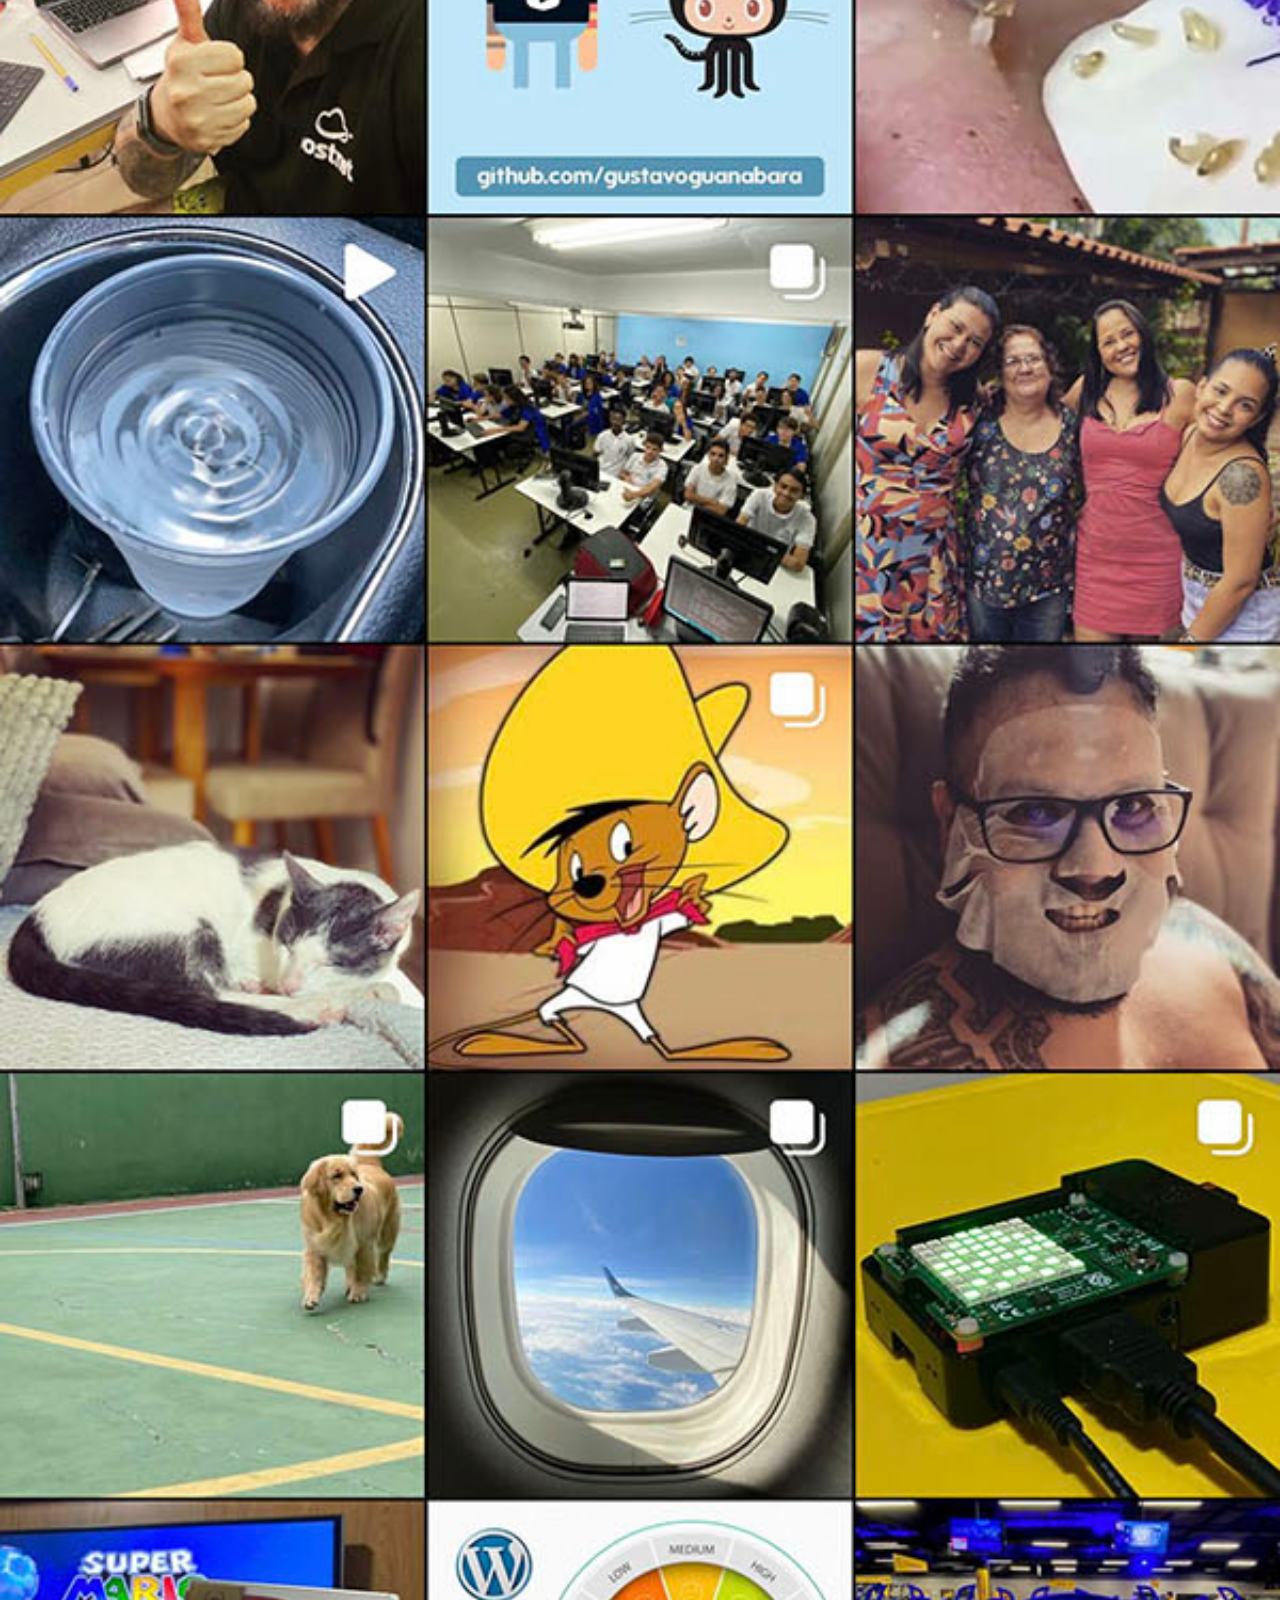
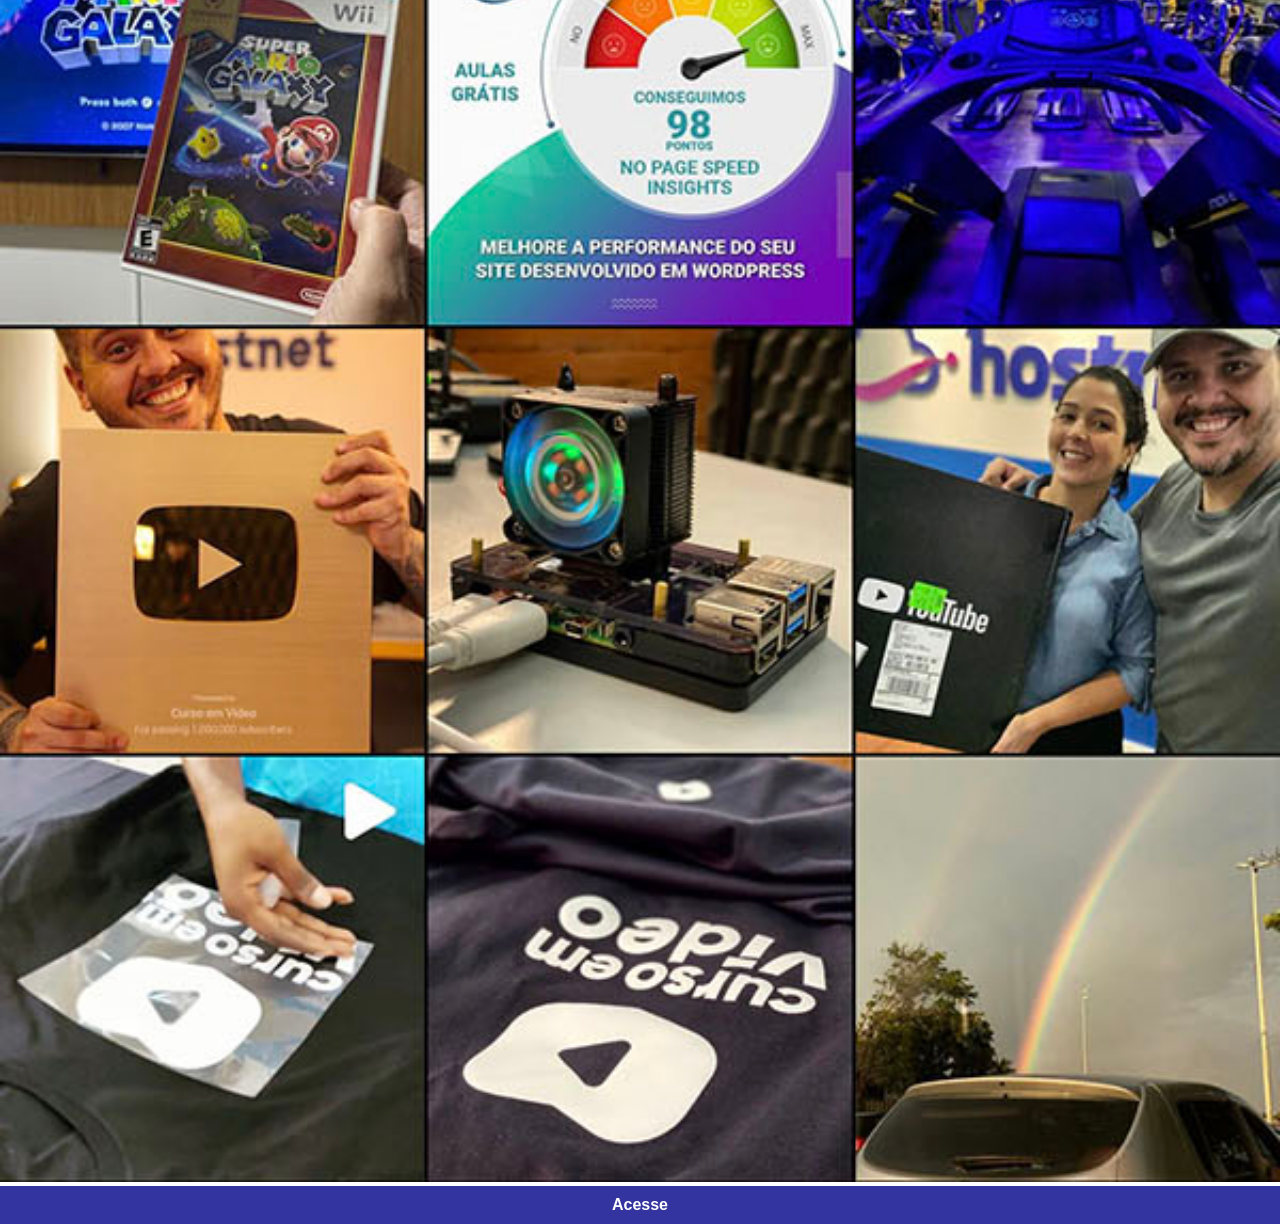
<file: instagram.html>
<!DOCTYPE html>
<html lang="pt-br">
<head>
    <meta charset="UTF-8">
    <meta http-equiv="X-UA-Compatible" content="IE=edge">
    <meta name="viewport" content="width=device-width, initial-scale=1.0">
    <title>Instagram</title>
    <link rel="stylesheet" href="estilos/social.css">
</head>
<body>
    <img src="imagens/tela-instagram.jpg" alt="Instagram">
    <a href="https://www.instagram.com/gustavoguanabara/" target="_blank">Acesse</a>
</body>
</html>
</file>
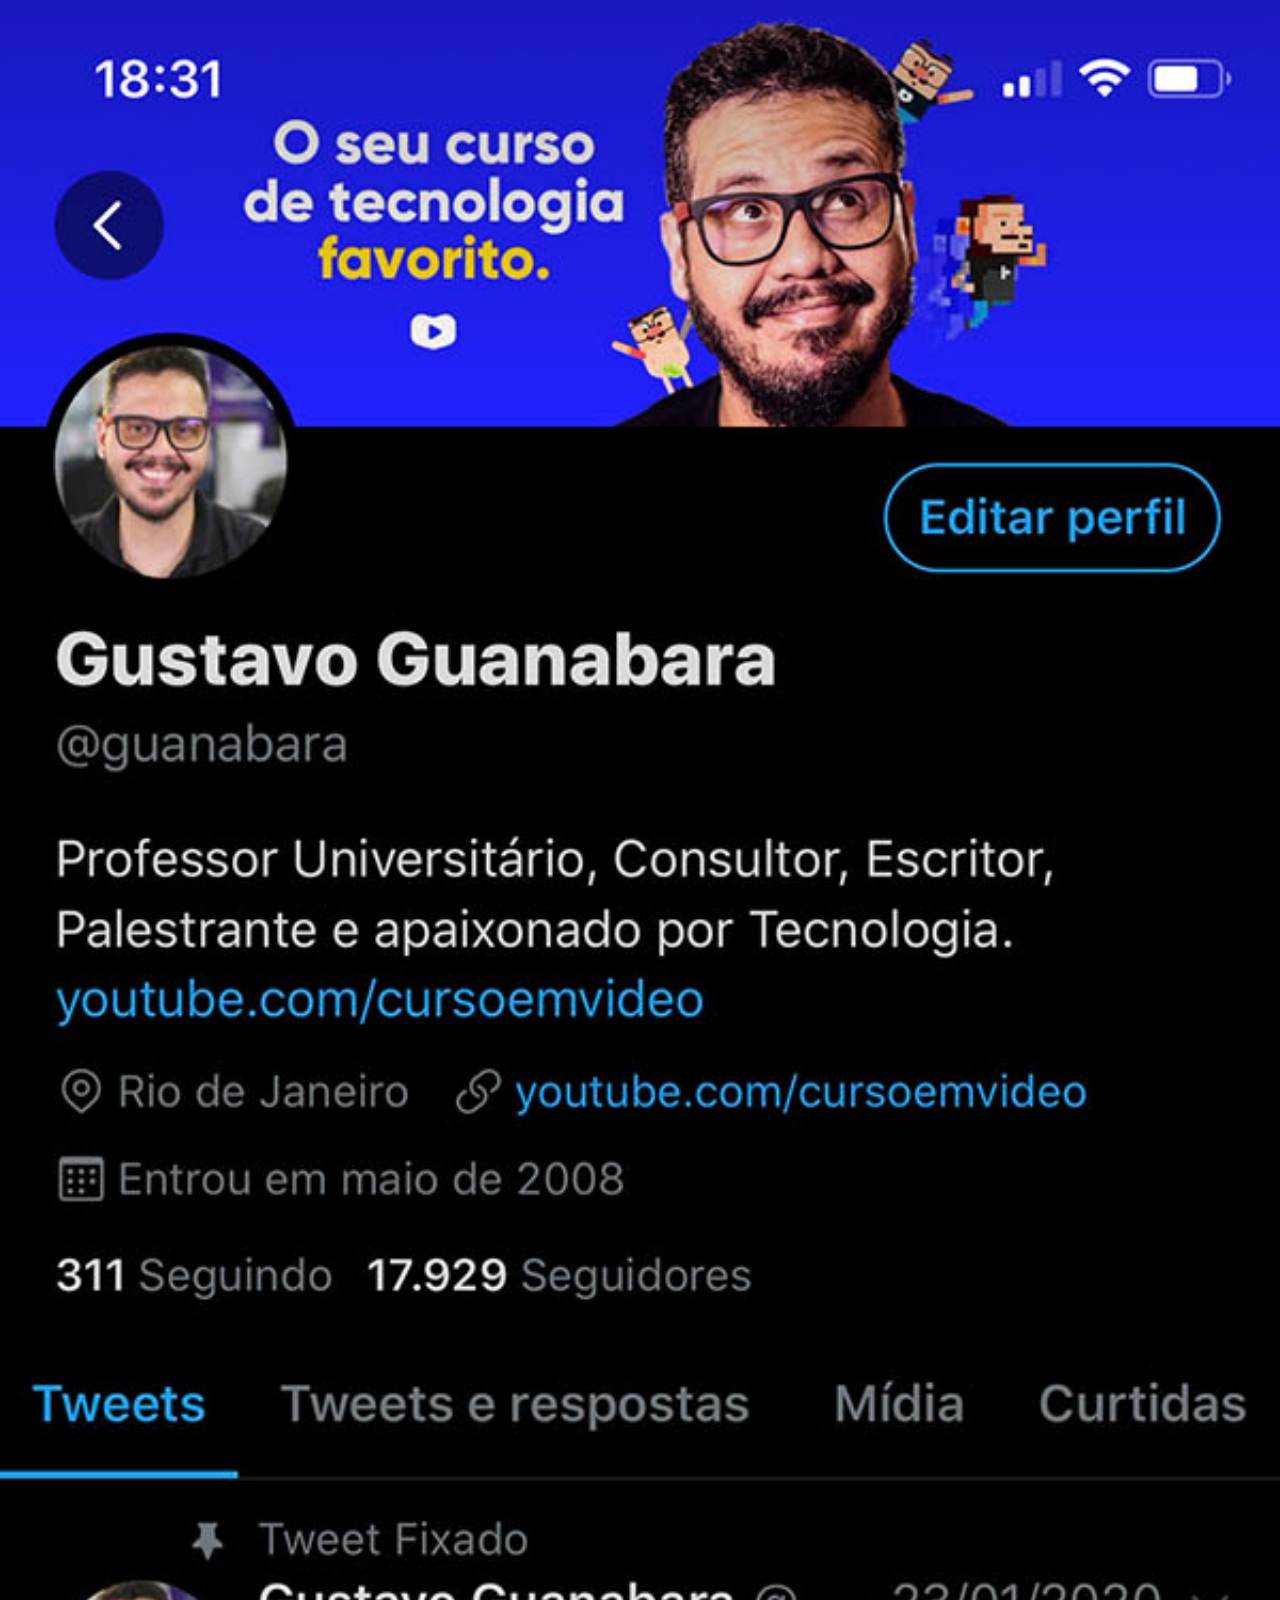
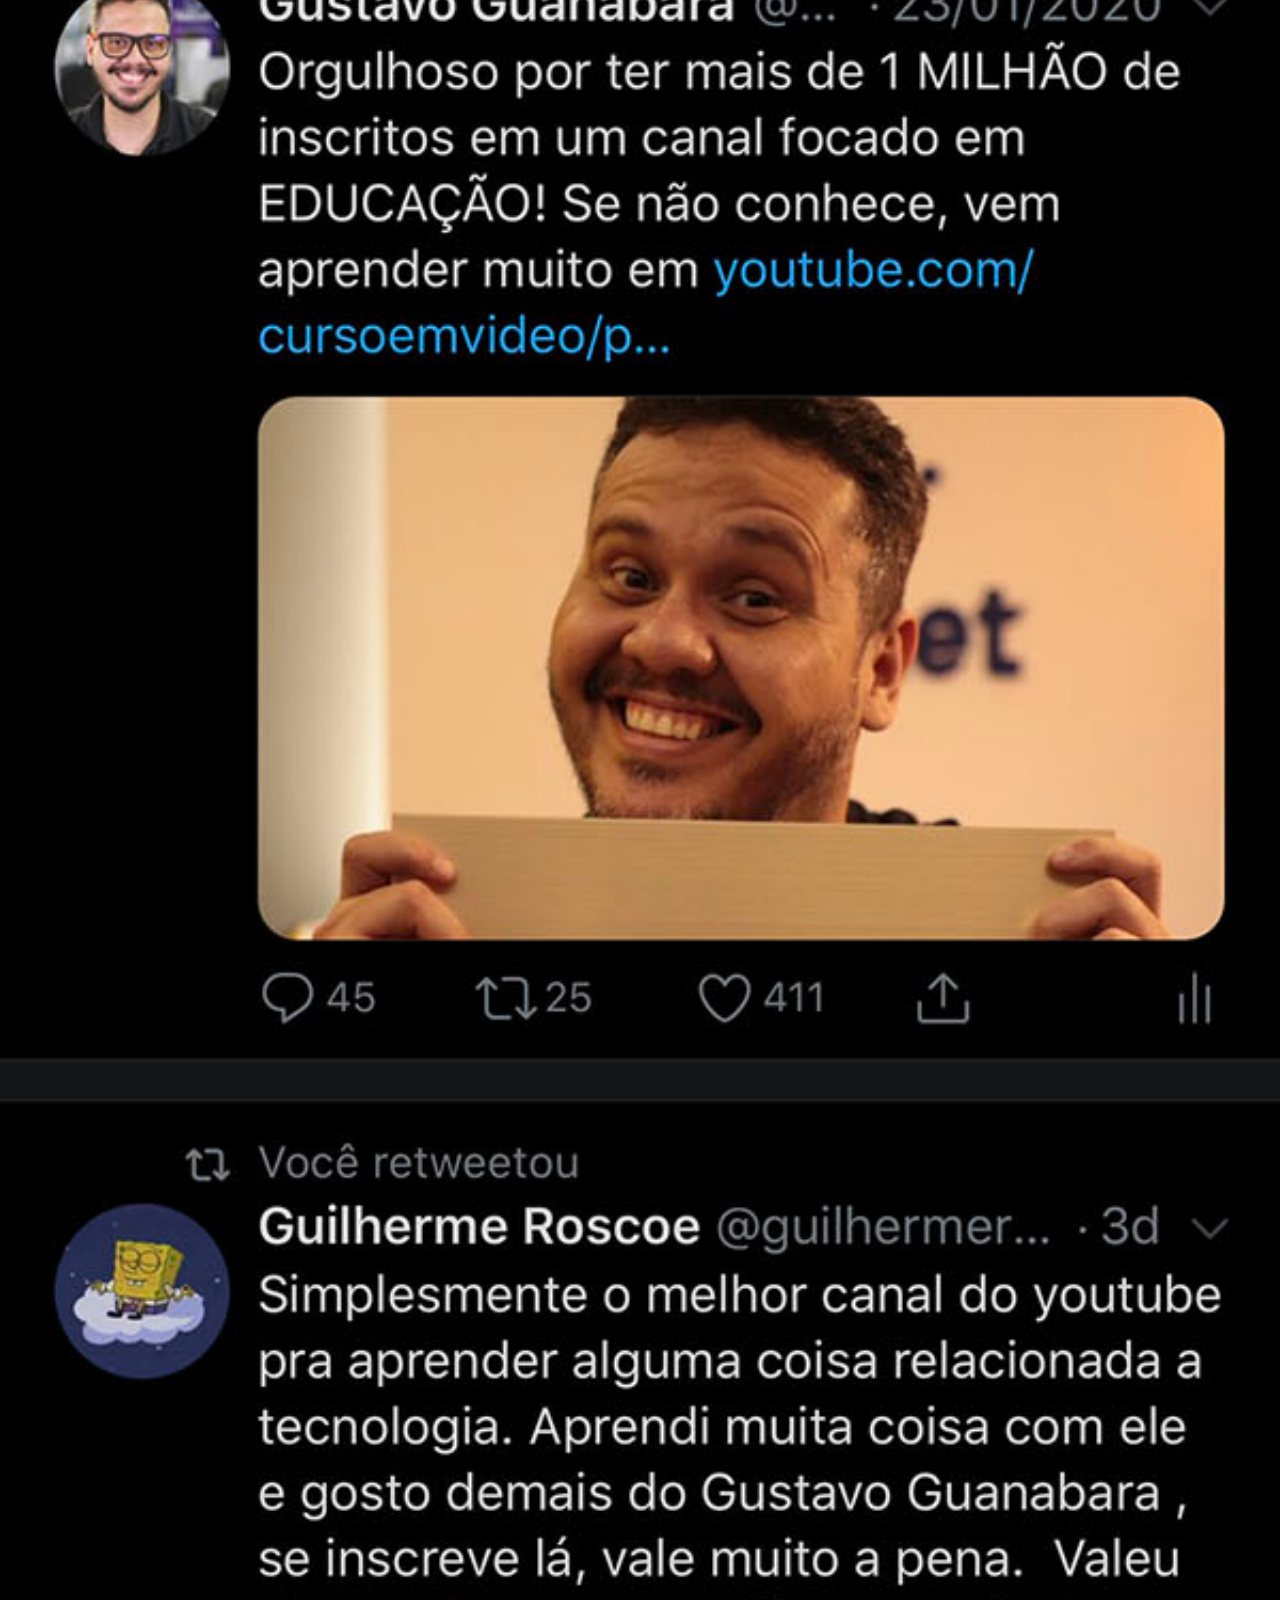
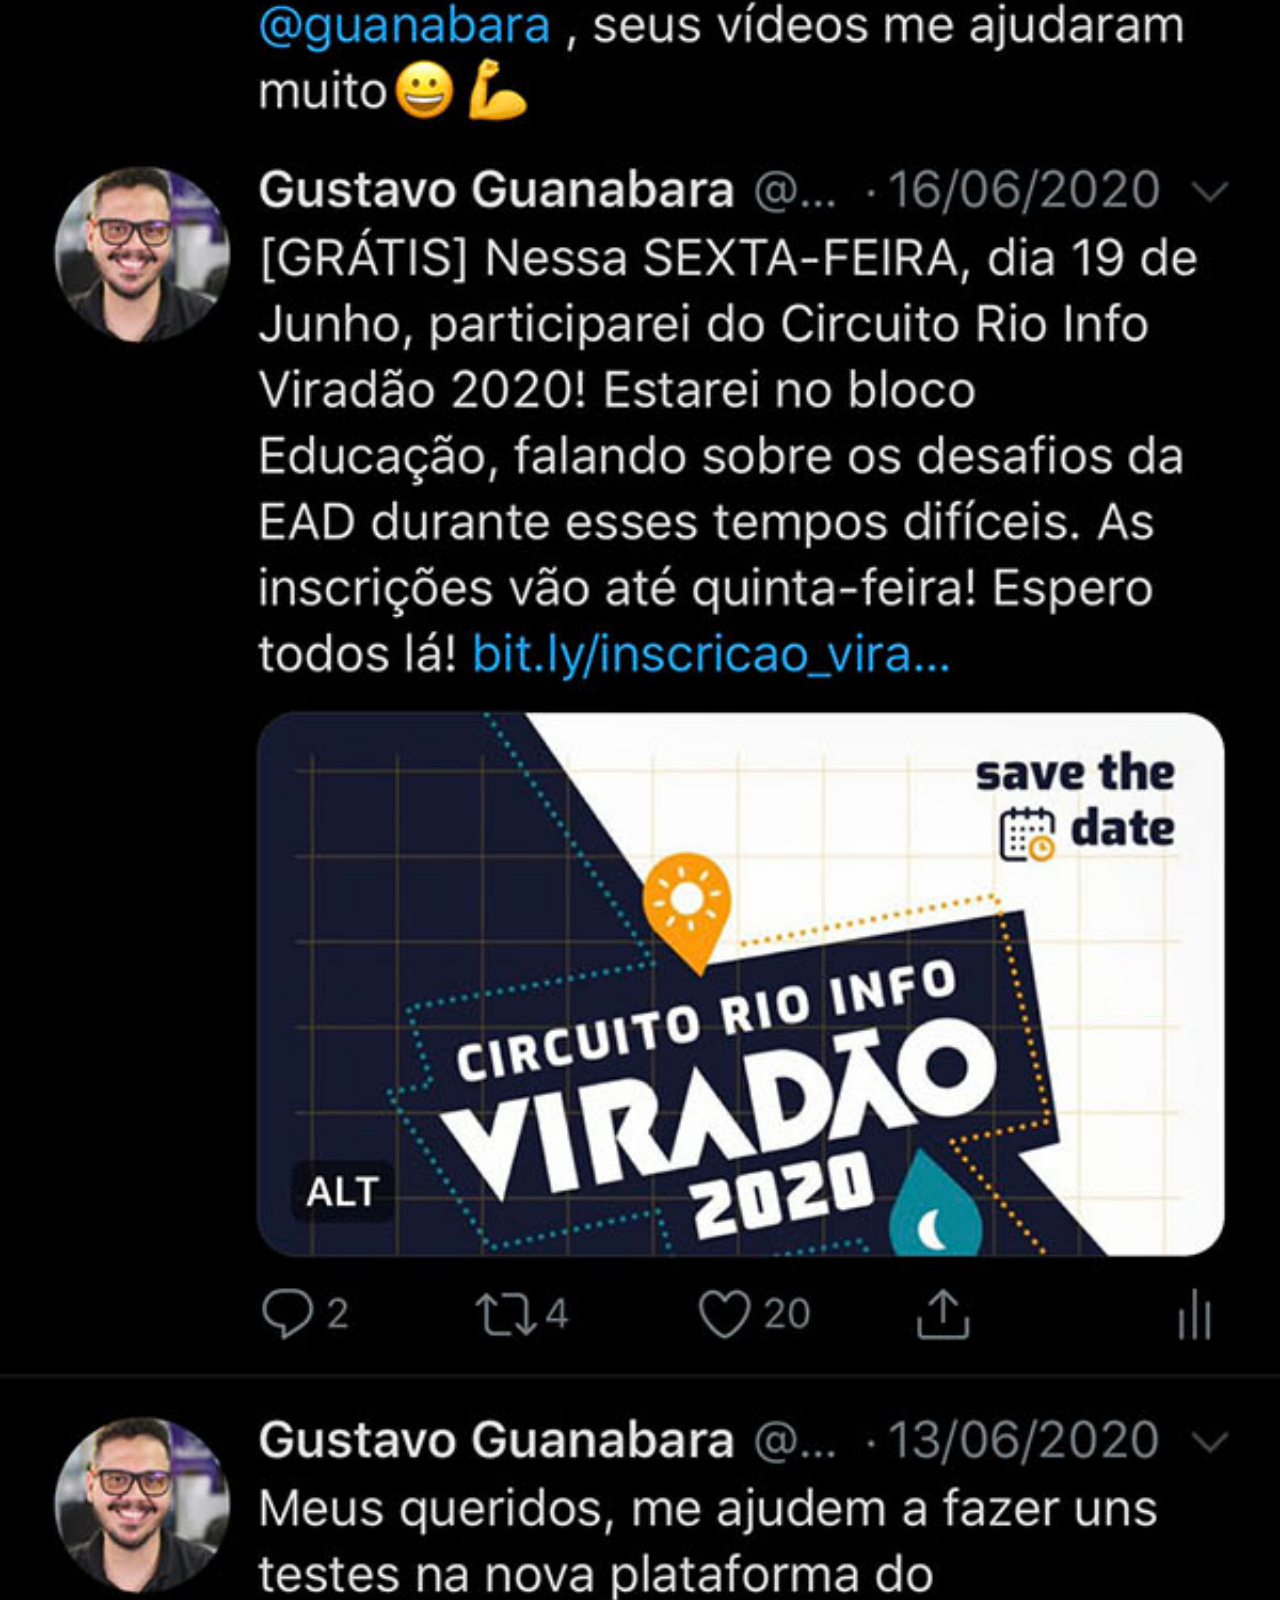
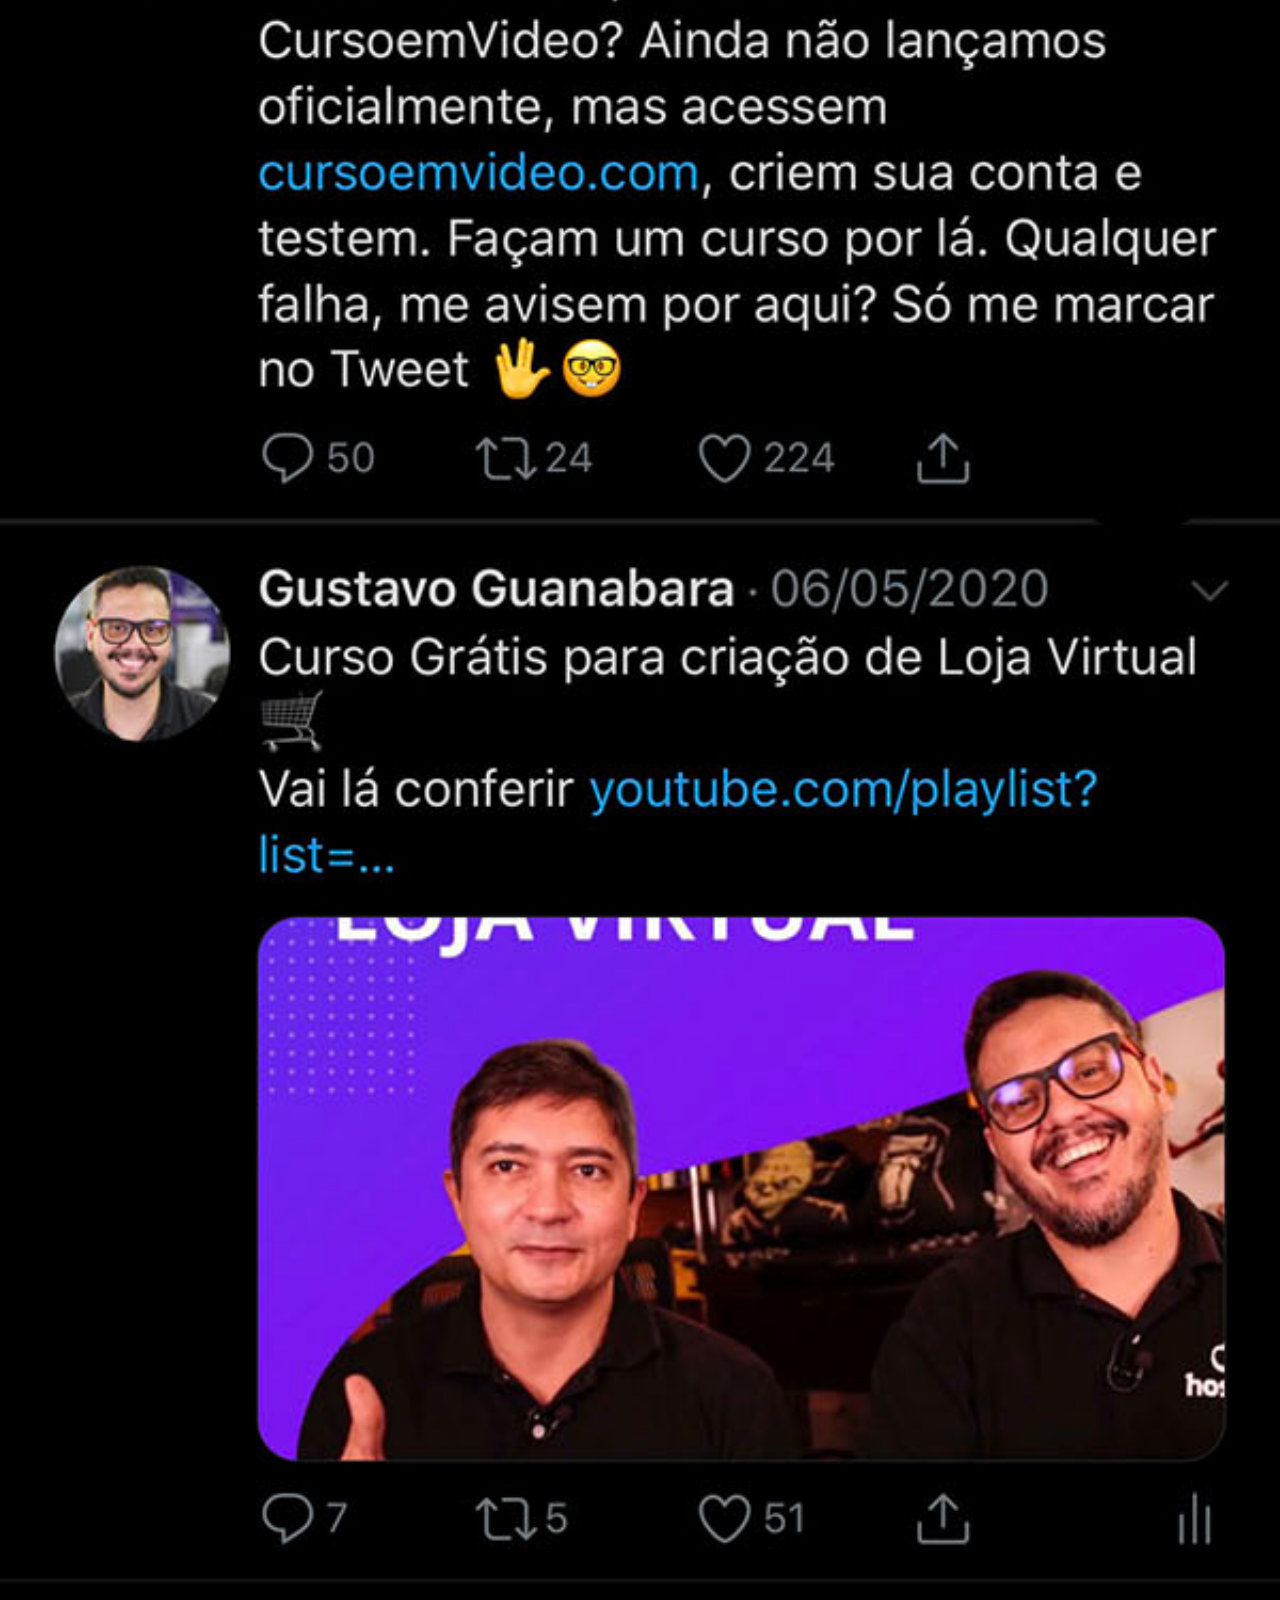
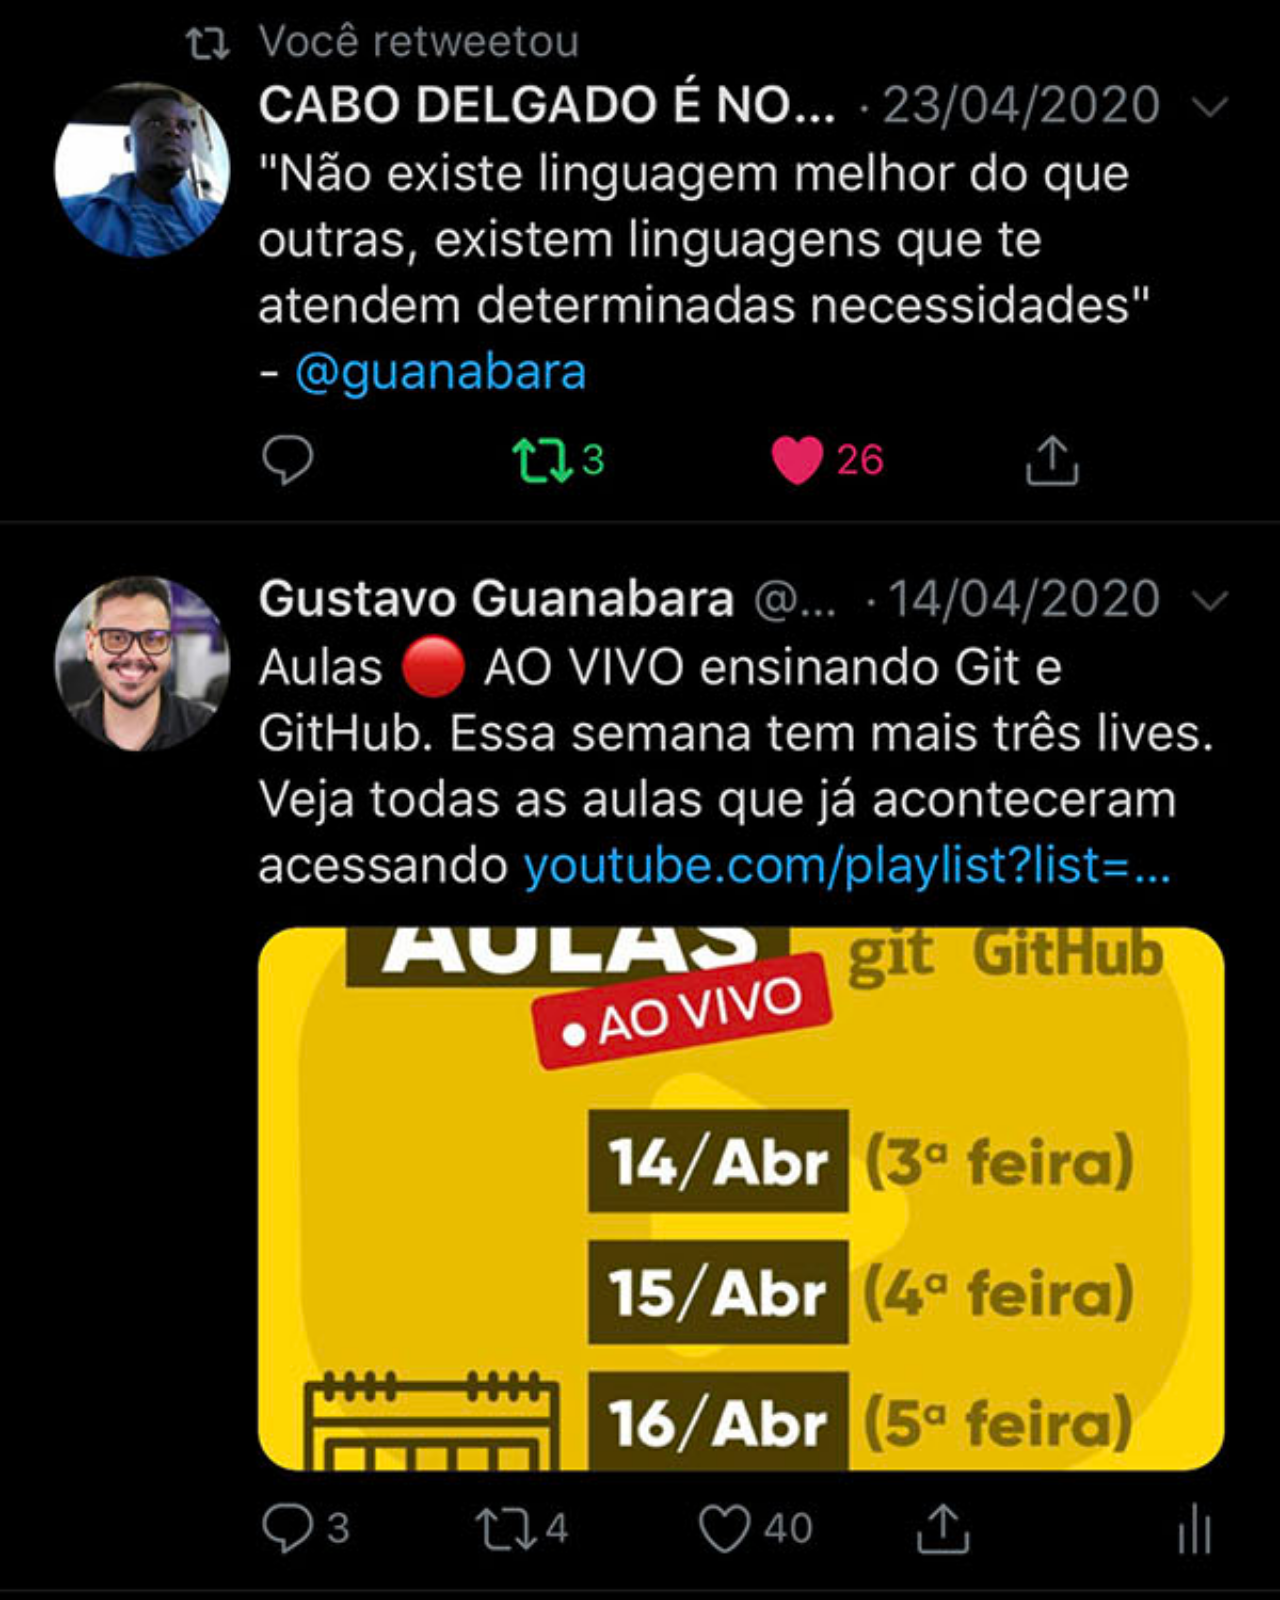
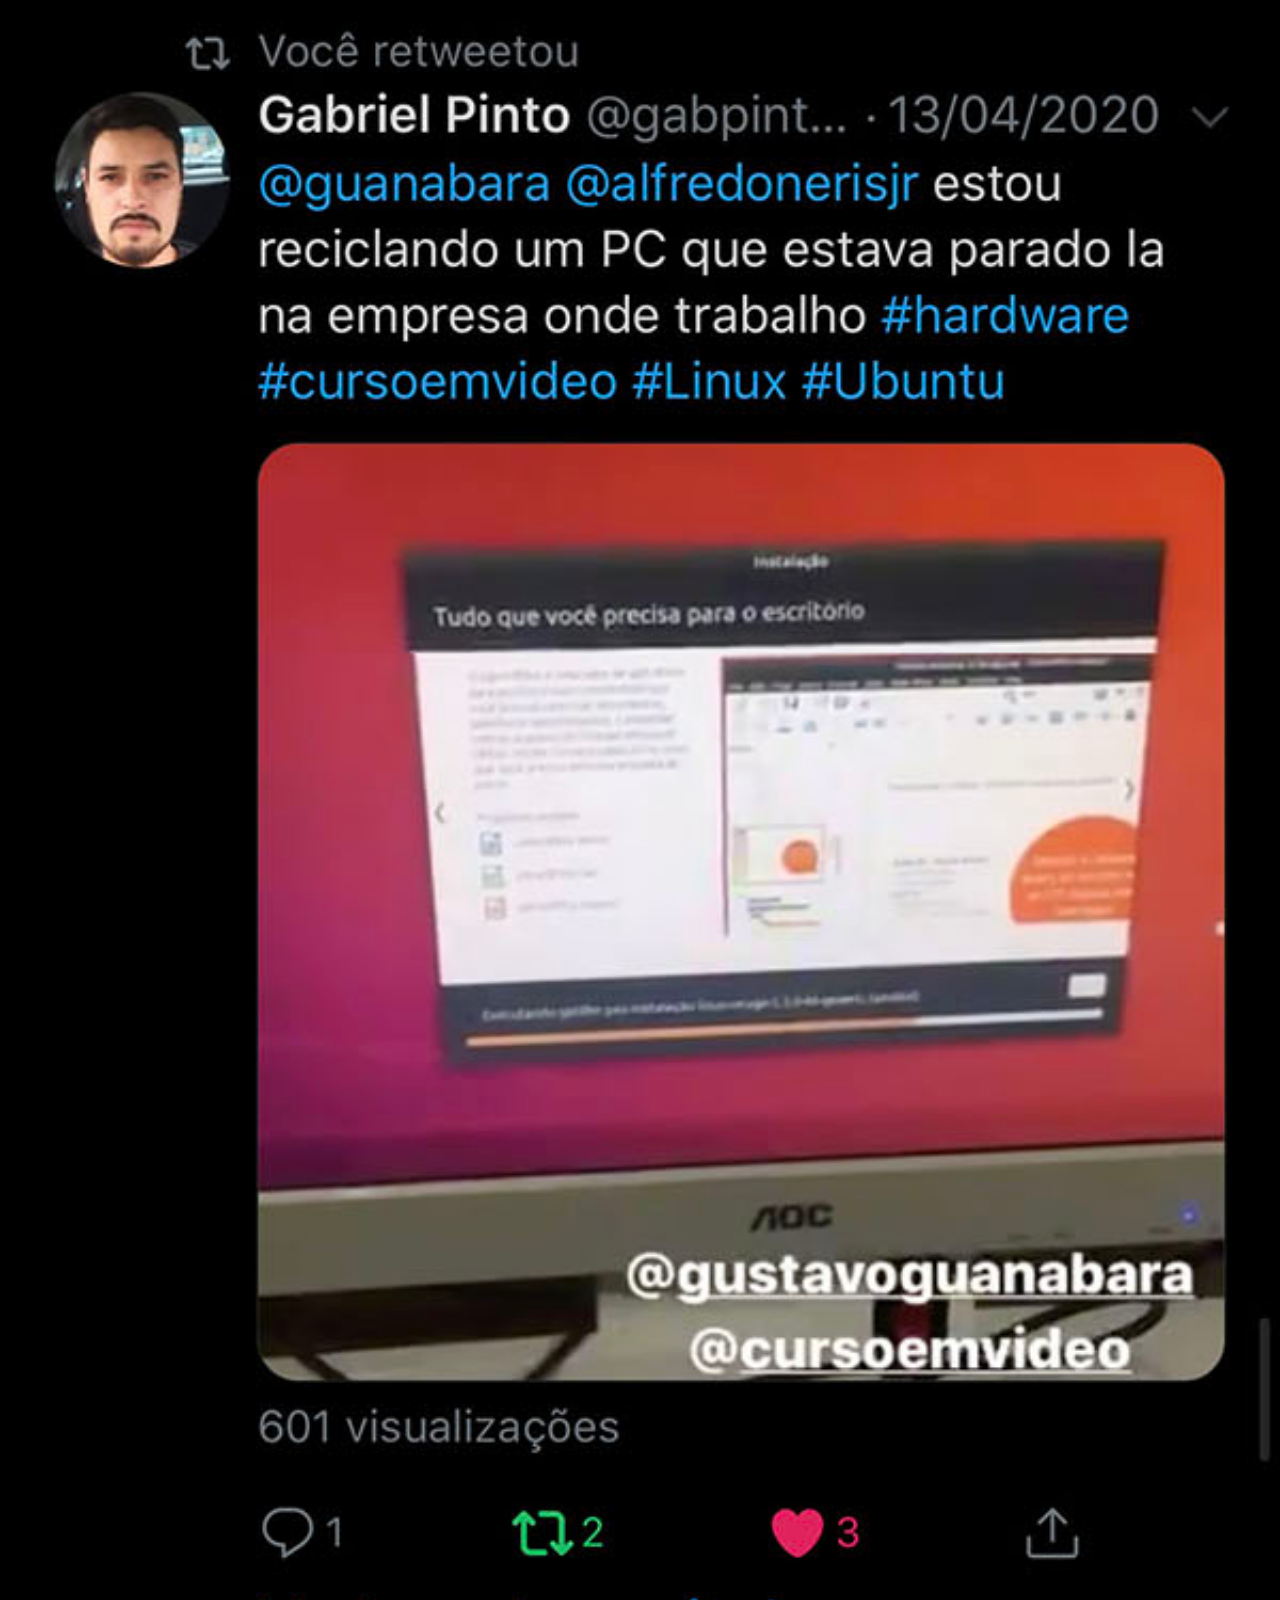
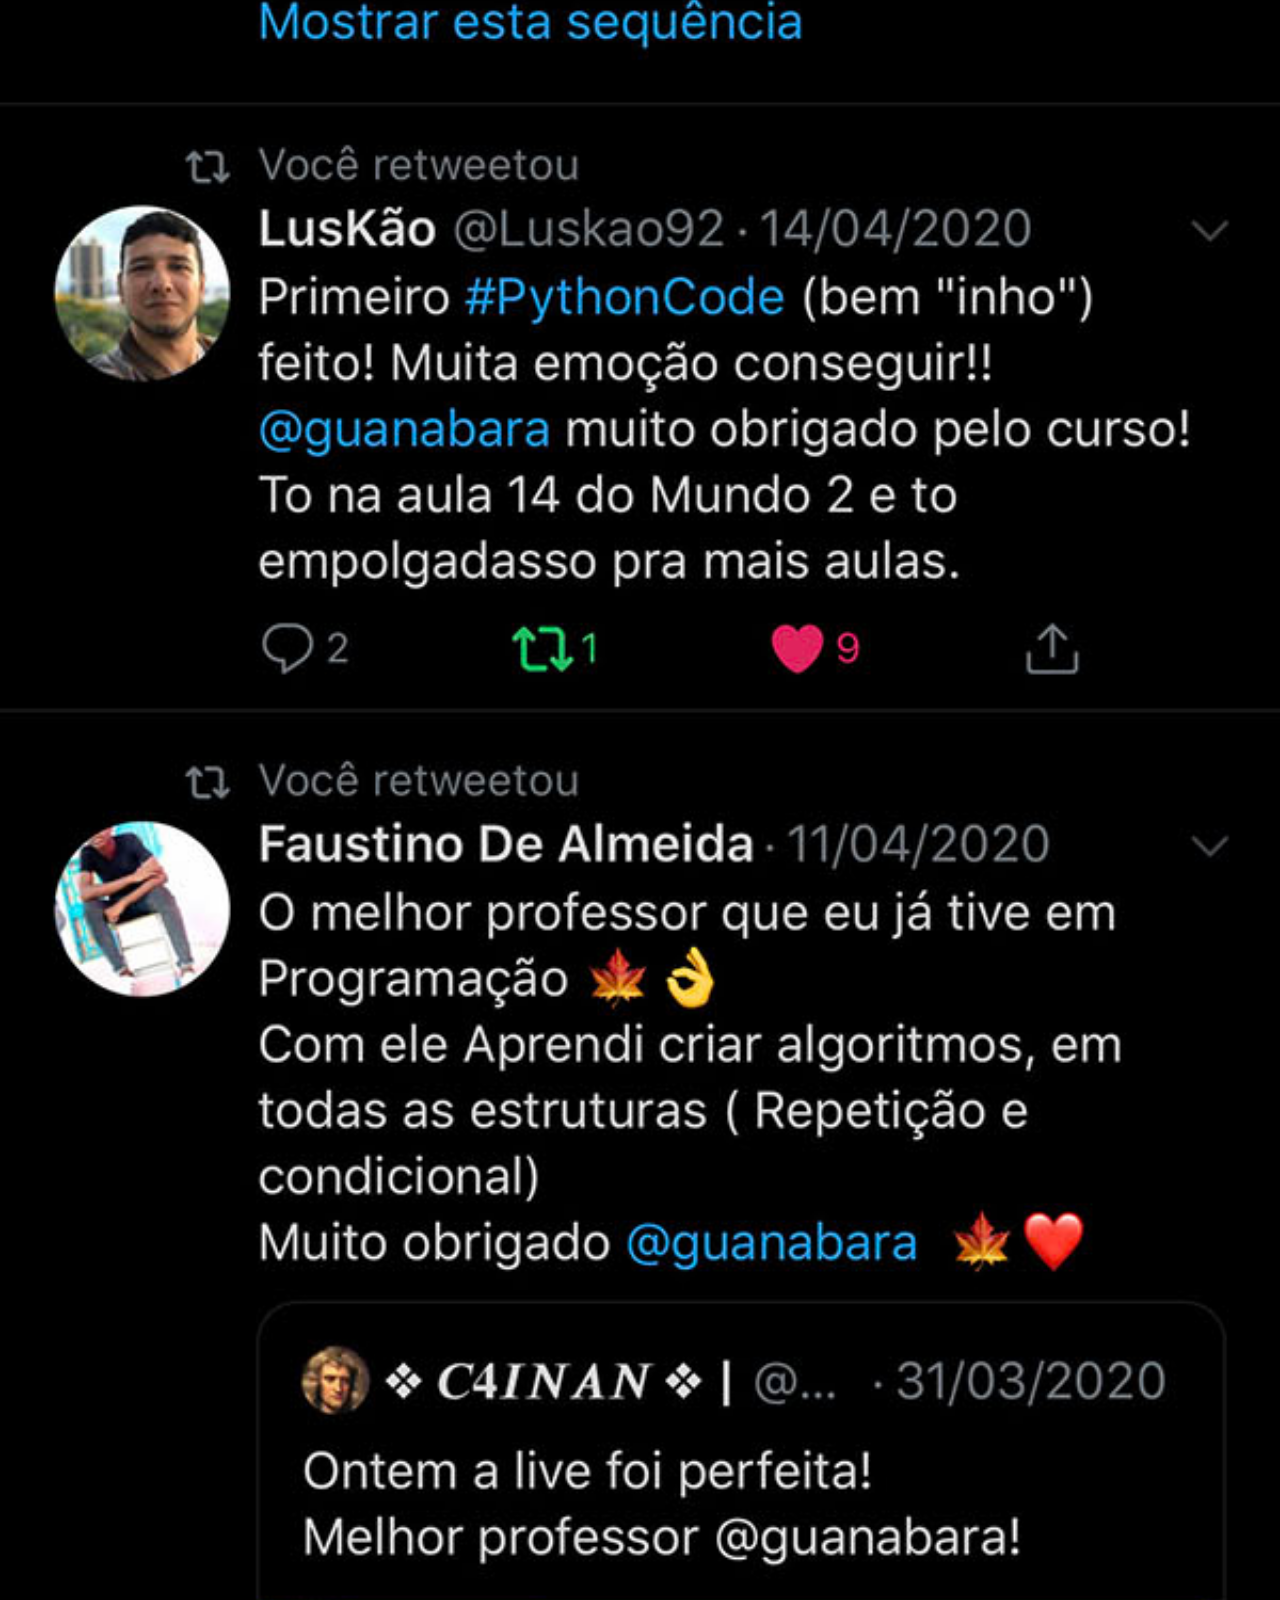
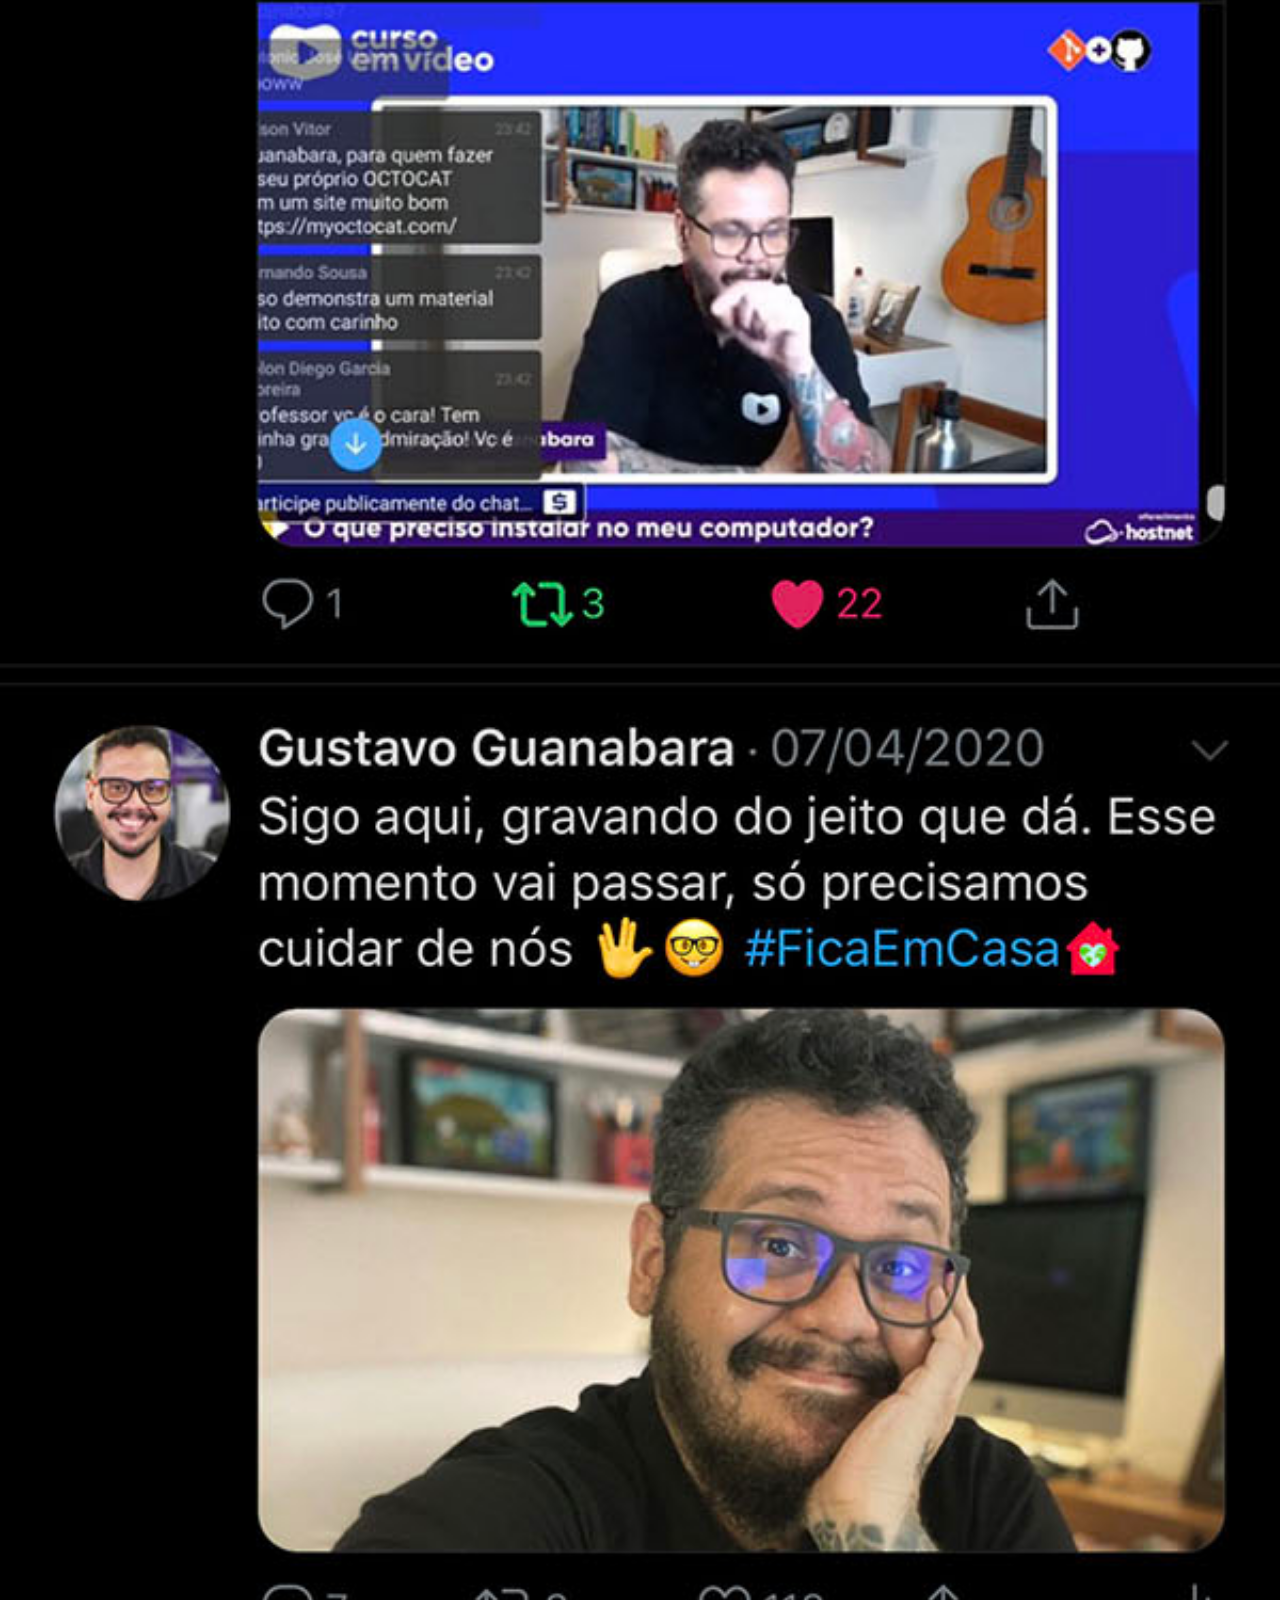
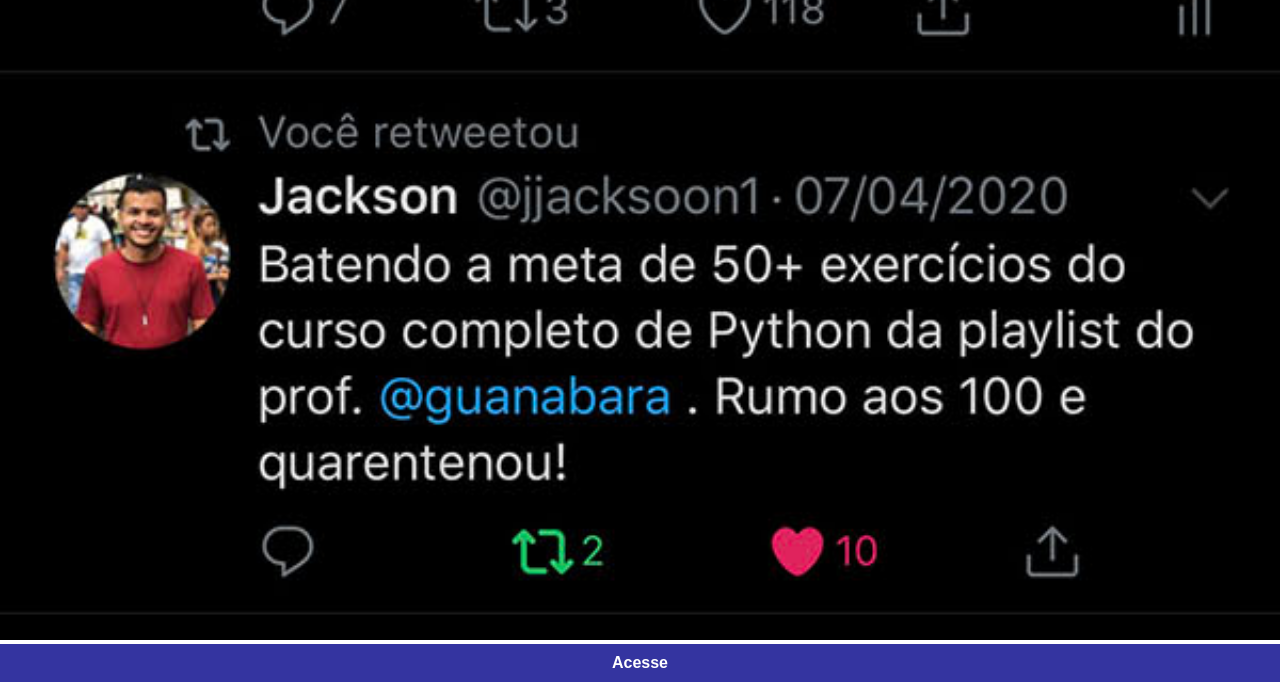
<file: twitter.html>
<!DOCTYPE html>
<html lang="pt-br">
<head>
    <meta charset="UTF-8">
    <meta http-equiv="X-UA-Compatible" content="IE=edge">
    <meta name="viewport" content="width=device-width, initial-scale=1.0">
    <title>Twitter</title>
    <link rel="stylesheet" href="estilos/social.css">
</head>
<body>
    <img src="imagens/tela-twitter.jpg" alt="Twitter">
    <a href="https://twitter.com/guanabara" target="_blank">Acesse</a>
</body>
</html>
</file>
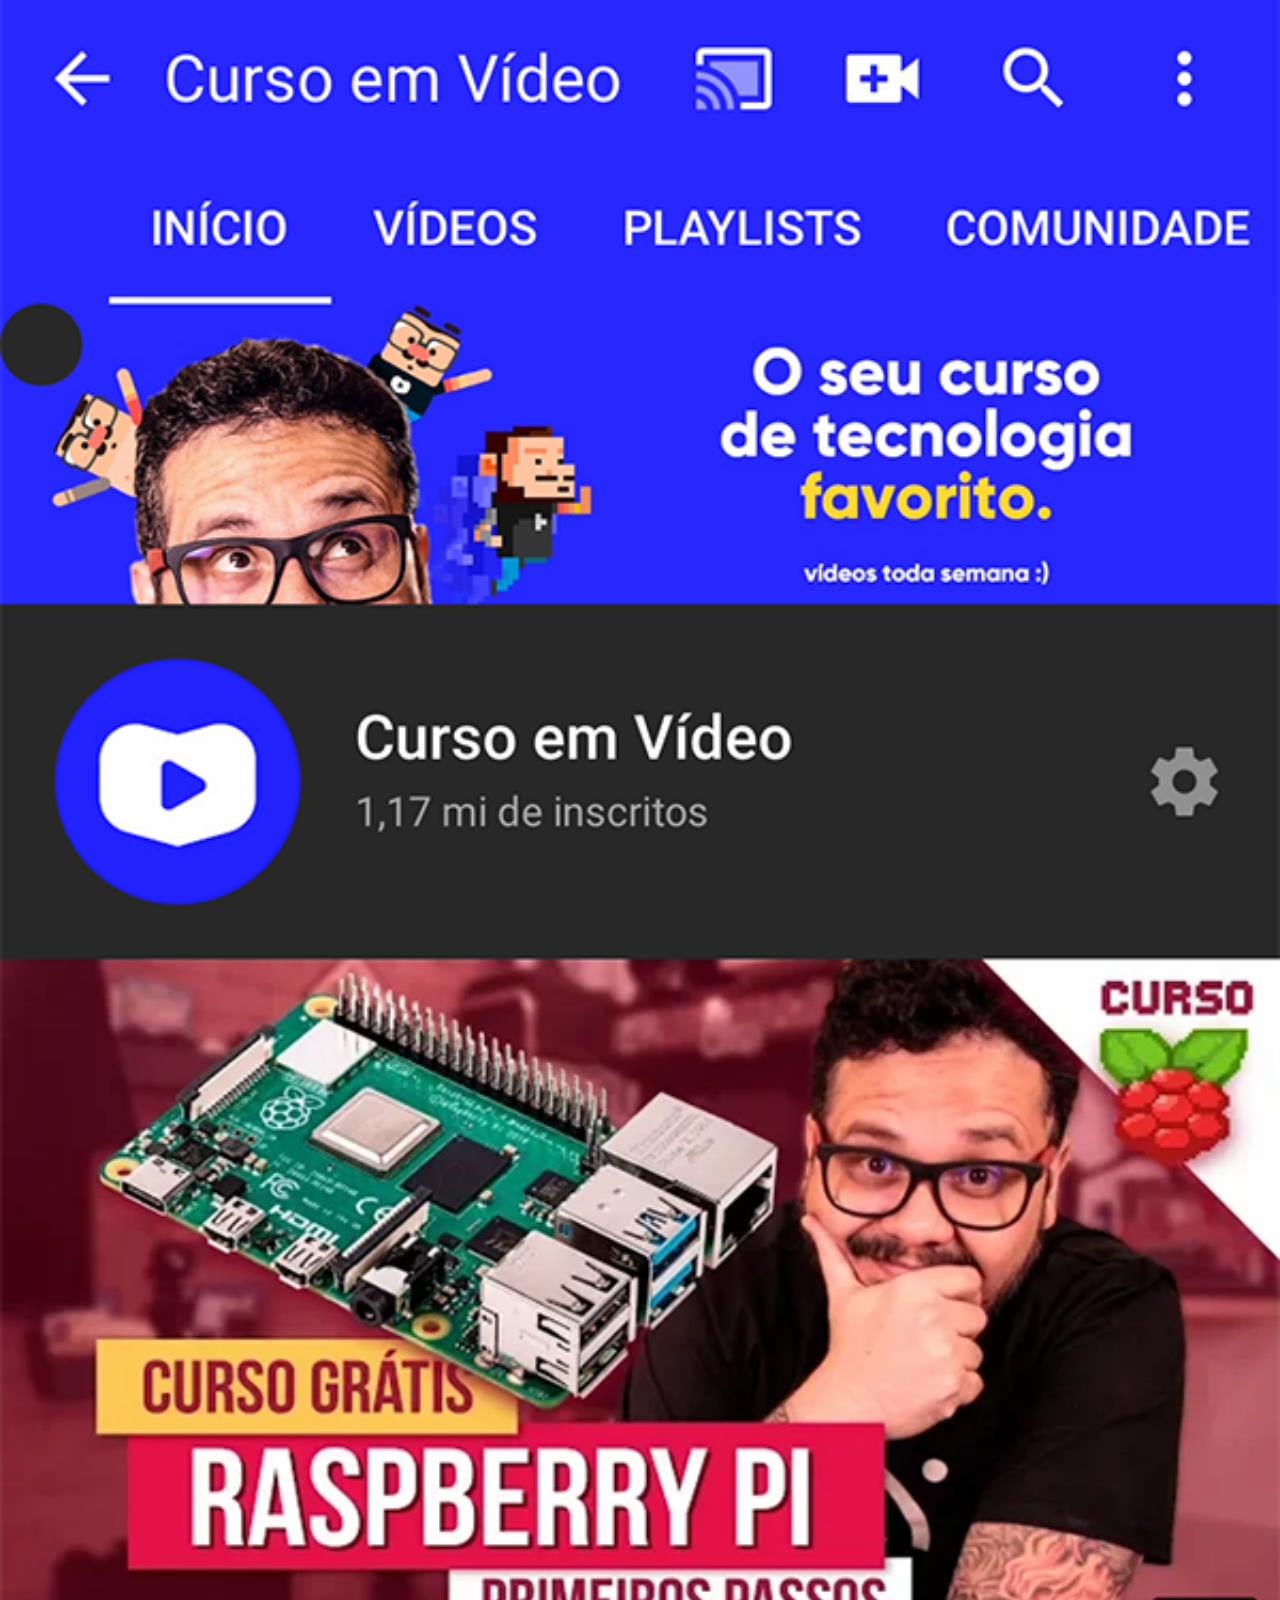
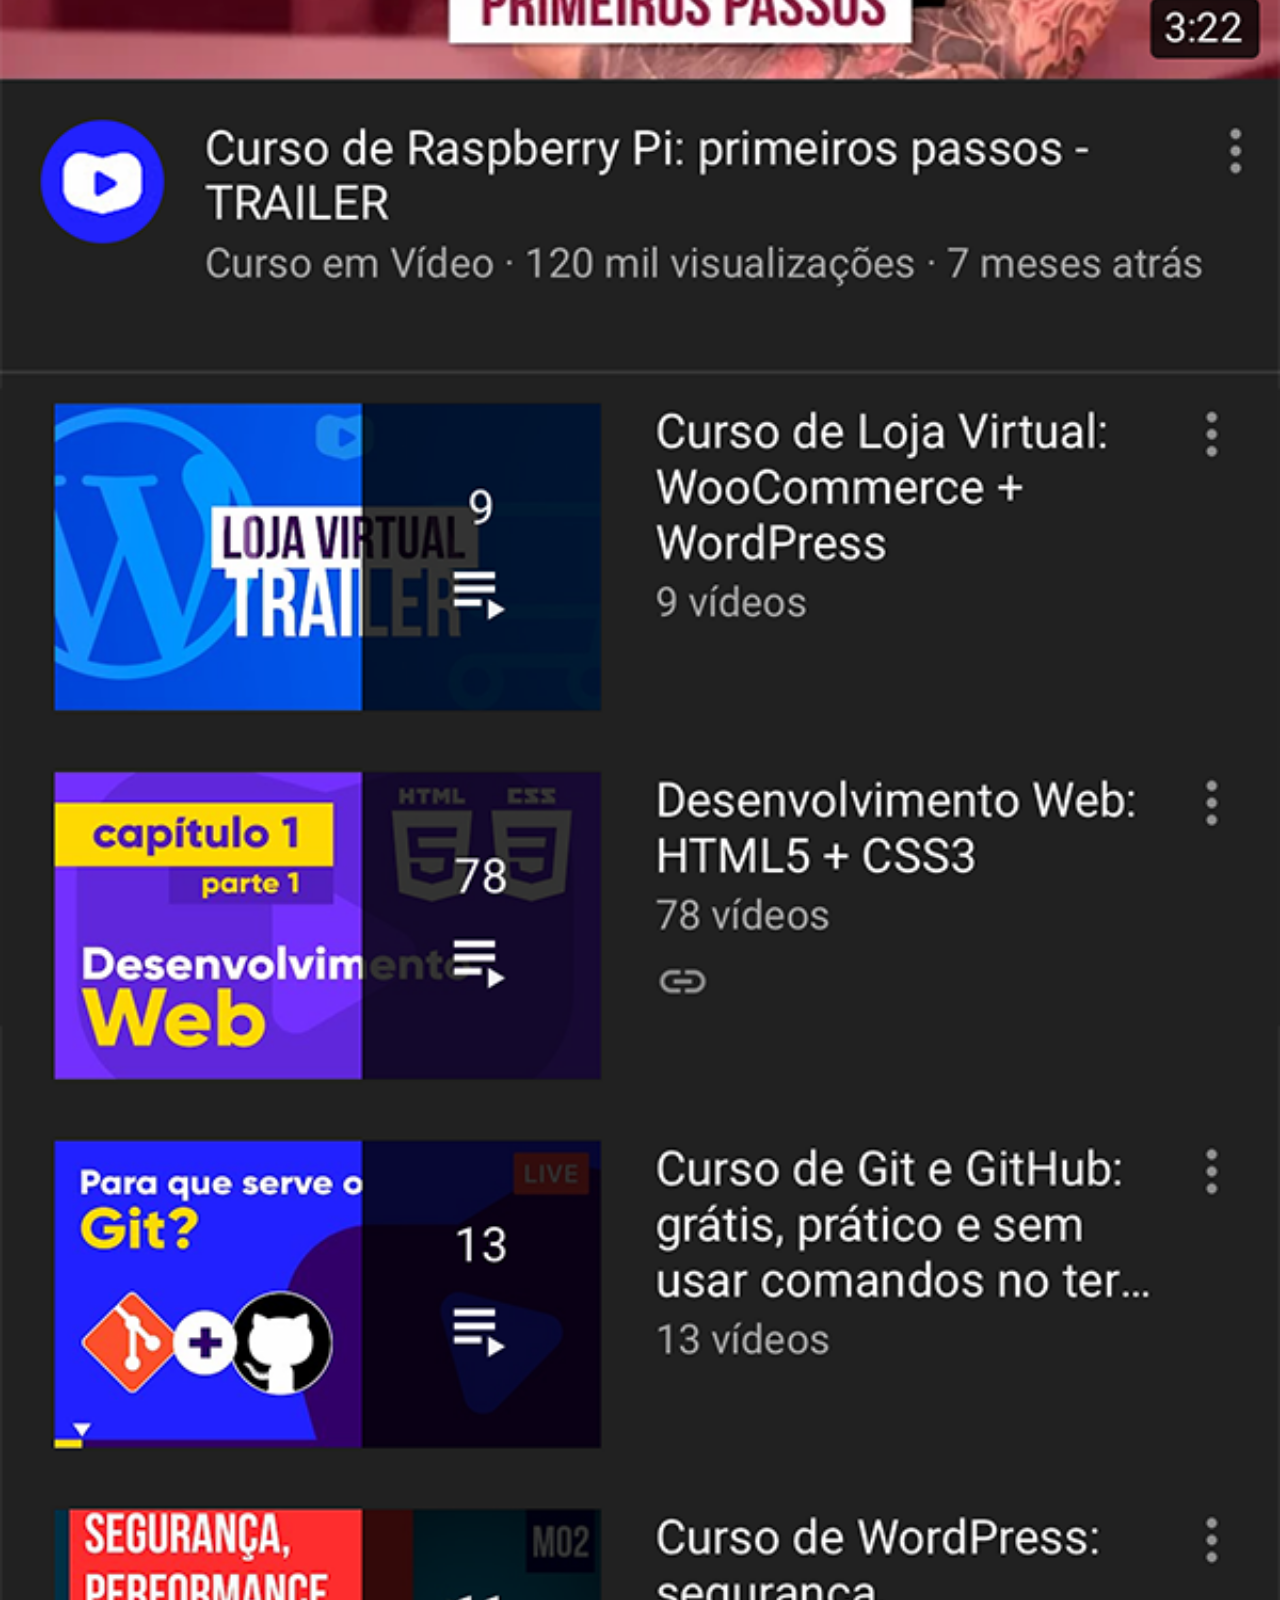
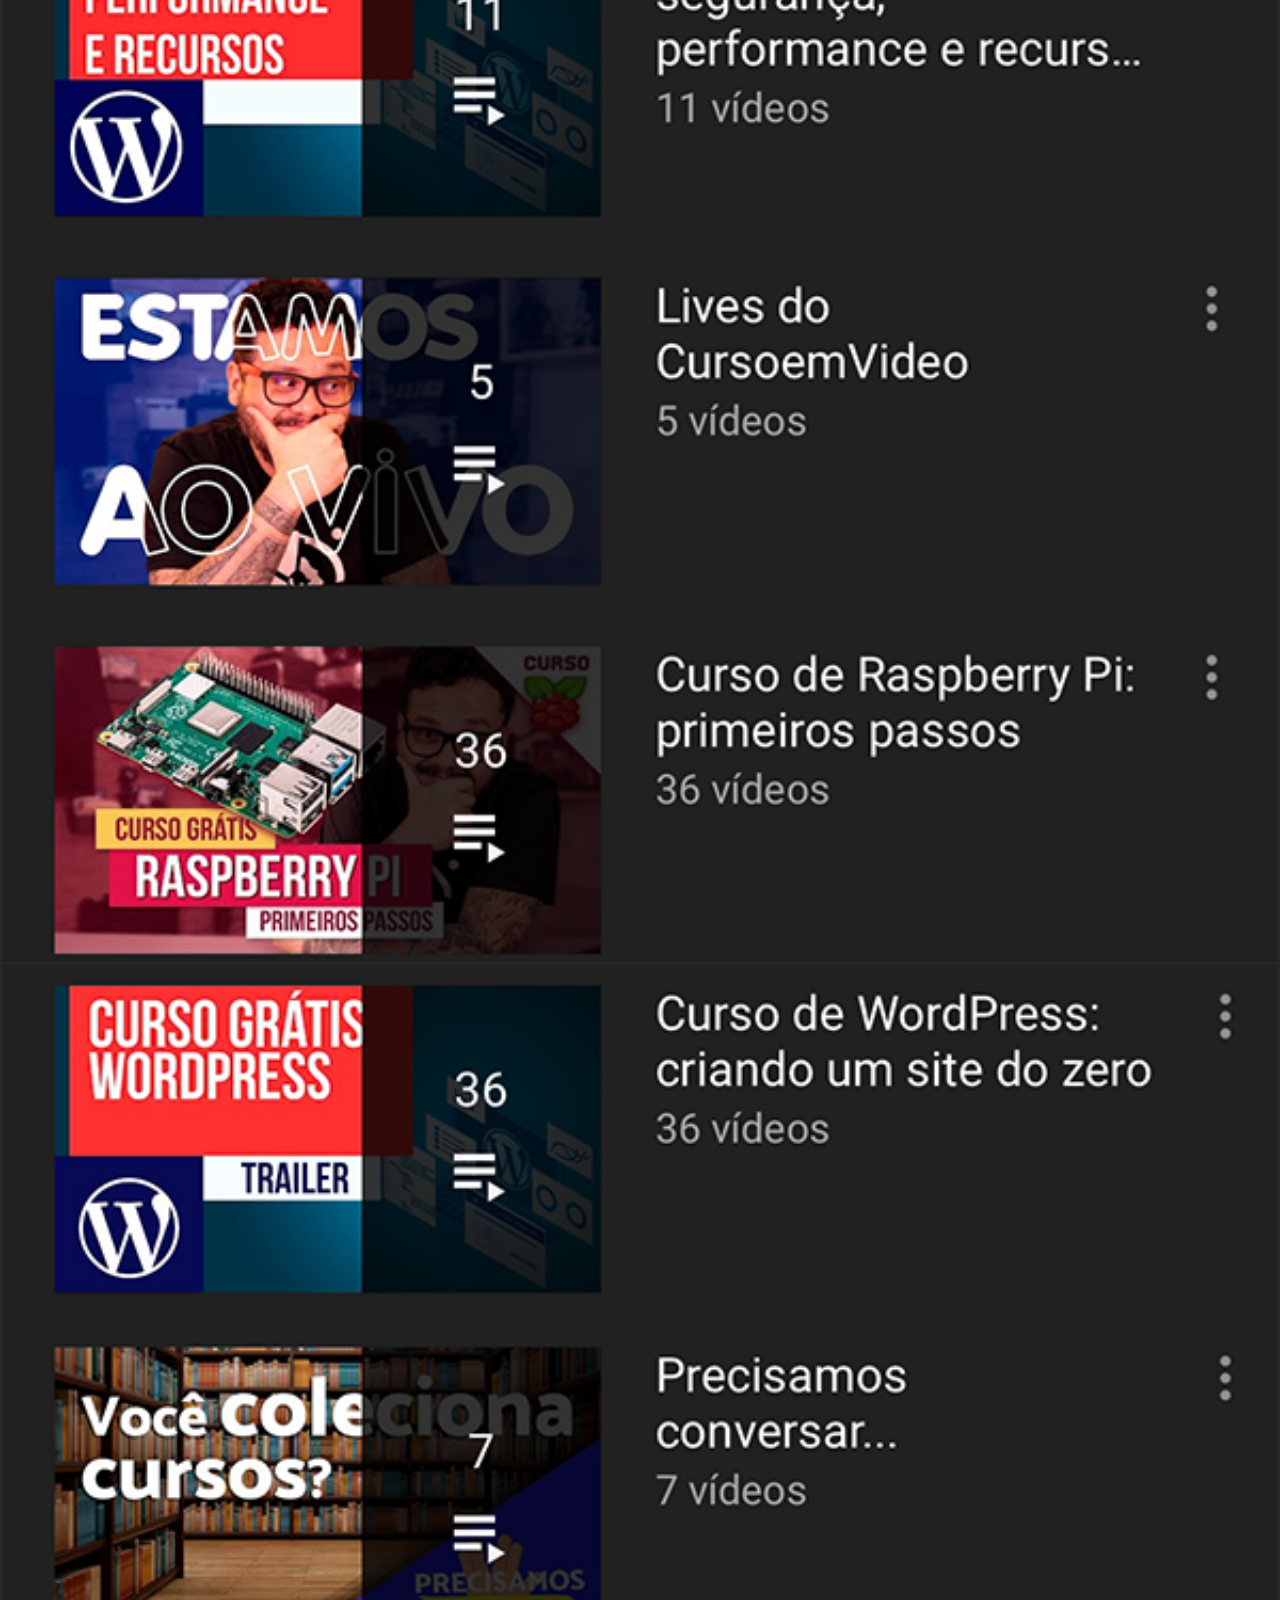
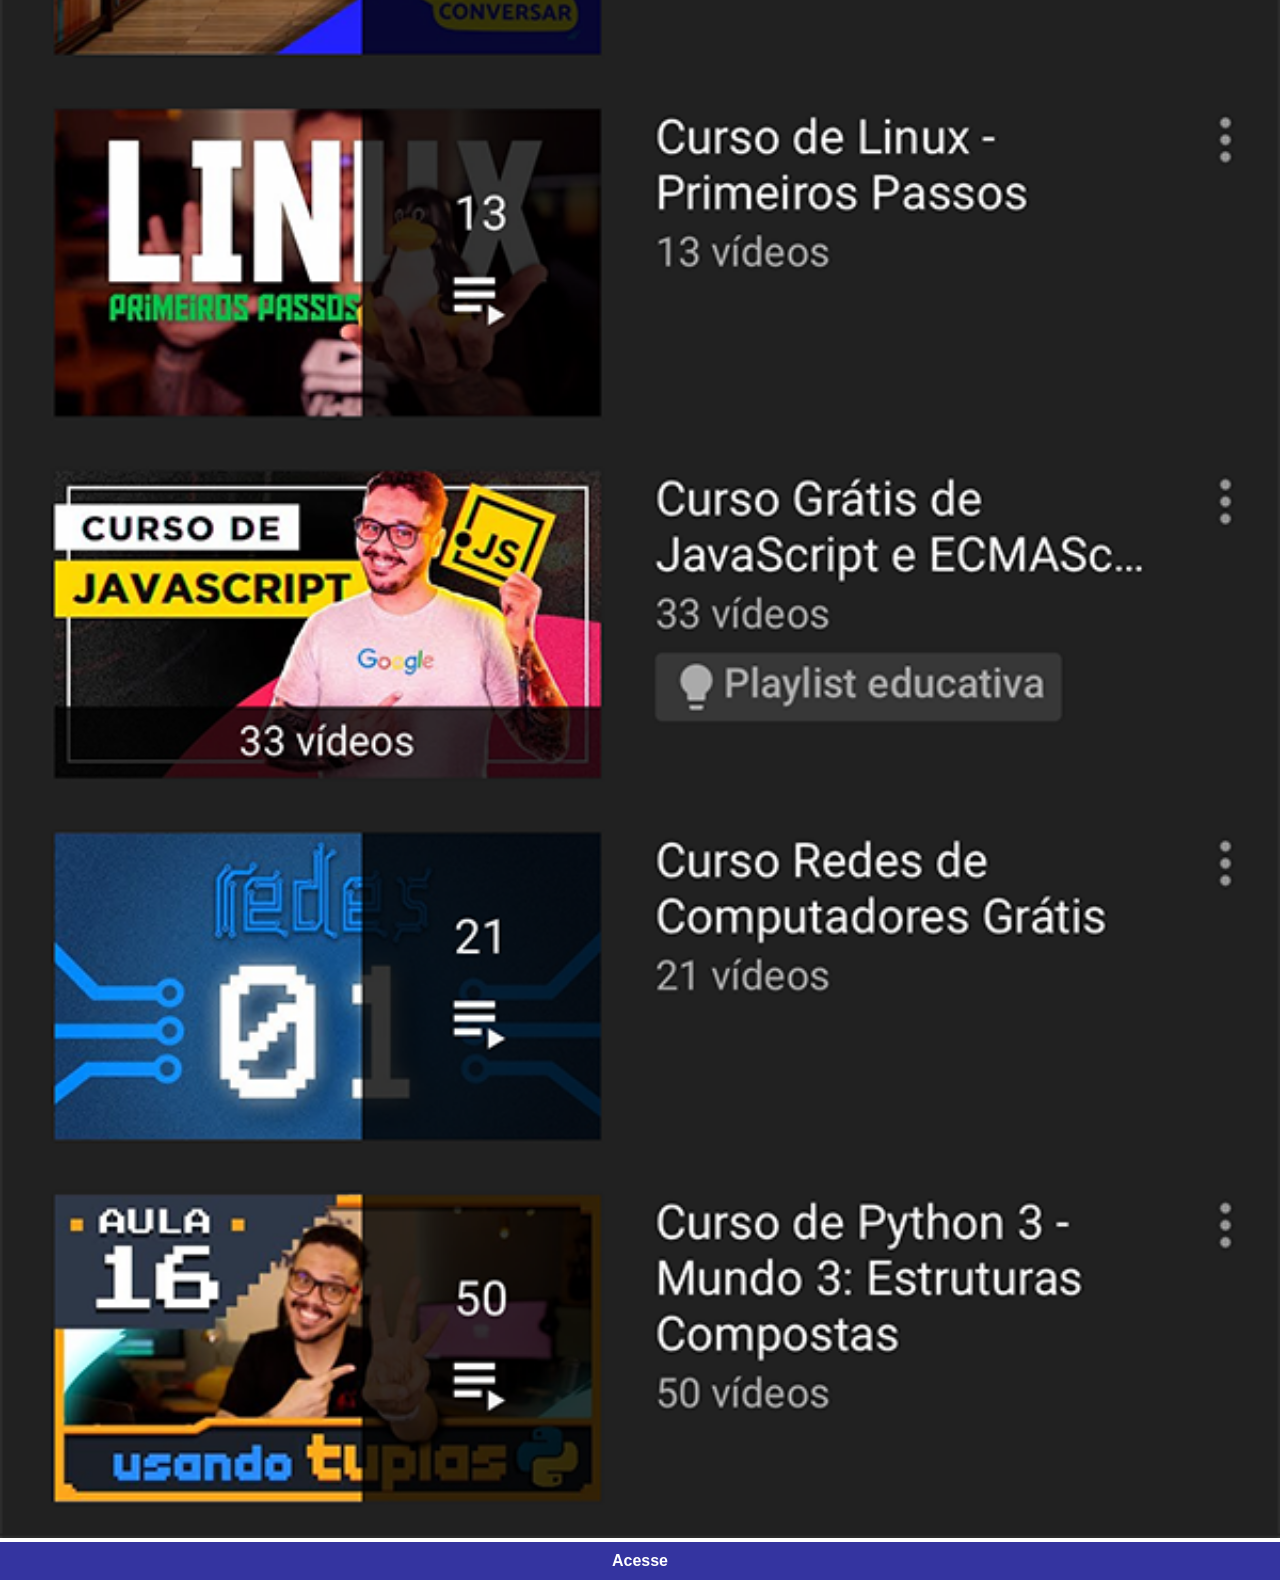
<file: youtube.html>
<!DOCTYPE html>
<html lang="pt-br">
<head>
    <meta charset="UTF-8">
    <meta http-equiv="X-UA-Compatible" content="IE=edge">
    <meta name="viewport" content="width=device-width, initial-scale=1.0">
    <title>Youtube</title>
    <link rel="stylesheet" href="estilos/social.css">
</head>
<body>
    <img src="imagens/tela-youtube.png" alt="Youtube">
    <a href="https://www.youtube.com/@CursoemVideo/playlists" target="_blank">Acesse</a>
</body>
</html>
</file>
<file: estilos/style.css>
@charset "UTF-8";

*{
    margin: 0px;
    padding: 0px;
    font-family: Arial, Helvetica, sans-serif;
}

html, body{
    height: 100vh;
    width: 100vw;
    background-color: black;
}
body{
    background: url("../imagens/fundo-madeira.jpg") no-repeat top center;
    background-size: cover;
    background-attachment: fixed;
    
}

main{
    position: relative;
    height: 100vh;

}

section#telefone{
    position: absolute;
    top: 50%;
    left: 50%;
    transform: translate(-50%, -50%);
    height: 627px;
    width: 311px;
    
    background: url("../imagens/frame-iphone.png") no-repeat;
}

iframe#tela{
    position: relative;
    top: 80px;
    left: 22px;
    width: 267px;
    height: 471px;
}

section#redes-sociais{
    text-align: right;
}

section#redes-sociais img{
    width: 50px;
    margin: 10px;
    border-radius: 50%;
    box-shadow: 2px 2px 5px rgba(0, 0, 0, 0.404) ;
    box-sizing: border-box;
}

section#redes-sociais img:hover{
    border: 2px solid rgba(255, 255, 255, 0.5);
    transform: translate(-3px, -3px);
    box-shadow: 5px 5px 10px rgba(0, 0, 0, 0.404);
    transition: transform 0.3s, border 0.2s;

}
</file>
<file: estilos/social.css>
@charset "UTF-8";

 *{
        margin: 0px;
        padding: 0px;
        font-family: Arial, Helvetica, sans-serif;        
    }
    ::-webkit-scrollbar{
        width: 0px;
        height: 0px;
    }
    img{
        width: 100vw;
    }
    a{
        display: block;
         background-color: rgb(52, 52, 160);
        color: white;
         padding: 10px;
        text-align: center;
        font-weight: bolder;
        text-decoration: none;
        }
    a:hover{
        background-color: rgb(35, 35, 153);
        }
</file>
